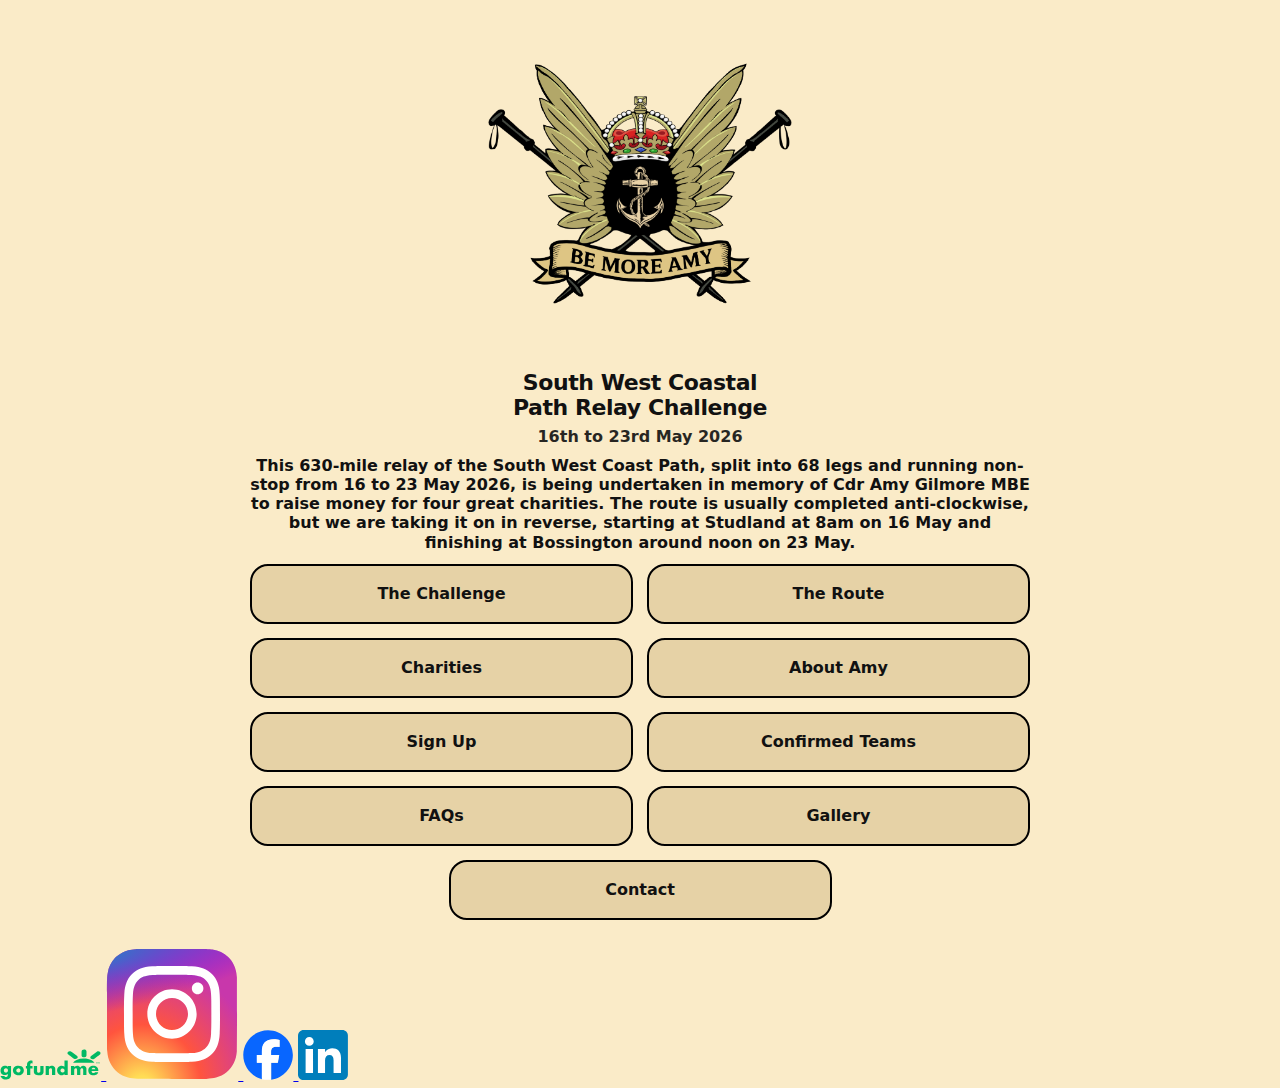
<file: index.html>
<!doctype html>
<html lang="en-GB">
<head>
  <meta charset="utf-8" />
  <meta name="viewport" content="width=device-width,initial-scale=1" />
  <title>BE MORE AMY — Home</title>

  <link rel="stylesheet" href="style.css?v=13" />

  <style>
    body {
      background: #FAEBC8;
      margin: 0;
    }

    .home {
      min-height: 100vh;
      display: flex;
      flex-direction: column;
      align-items: center;
      justify-content: flex-start;
      padding: 18px 16px 28px 16px;
      box-sizing: border-box;
    }

    .home-top {
      width: 100%;
      max-width: 780px;
      text-align: center;
      margin-top: 4px;
    }

    .home-title {
      margin: 0 0 6px 0;
      font-weight: 800;
      font-size: 20px;
      line-height: 1.15;
      letter-spacing: -0.02em;
    }

    .home-dates {
      margin: 0 0 10px 0;
      font-weight: 800;
      font-size: 16px;
      line-height: 1.2;
      opacity: 0.9;
    }

    .home-logo {
      width: 100%;
      display: flex;
      justify-content: center;
      align-items: center;
      margin: 4px 0 12px 0;
    }

    .home-logo img {
      width: min(86vw, 520px);
      height: auto;
      display: block;
    }

    .home-intro {
      width: 100%;
      max-width: 780px;
      margin: 0 0 12px 0;
      text-align: center;
      font-weight: 800;
      font-size: 16px;
      line-height: 1.2;
      color: #111;
    }

    .home-intro p {
      margin: 0;
    }

    .home-nav {
      width: 100%;
      max-width: 780px;
      display: grid;
      grid-template-columns: 1fr 1fr;
      gap: 12px;
      margin-top: 0;
    }

    .home-nav a {
      display: flex;
      align-items: center;
      justify-content: center;
      text-align: center;
      padding: 14px 10px;
      border: 2px solid #000;
      border-radius: 18px;
      background: #E6D2A6;
      font-weight: 800;
      text-decoration: none;
      color: #111;
      line-height: 1.1;
      min-height: 54px;
      box-sizing: border-box;
    }

    .home-nav a:active {
      transform: translateY(1px);
    }

    /* Contact centred but normal width */
    .home-nav a.is-centre {
      grid-column: 1 / -1;
      justify-self: center;
      width: calc((100% - 12px) / 2);
    }

    @media (min-width: 768px) {
      .home { padding-top: 26px; }
      .home-title { font-size: 22px; }
      .home-dates { font-size: 16px; }
      .home-intro { font-size: 16px; }

      .home-logo { margin: 6px 0 14px 0; }
      .home-logo img { width: min(52vw, 360px); }

      .home-nav { gap: 14px; }
      .home-nav a { min-height: 60px; }

      .home-nav a.is-centre {
        width: calc((100% - 14px) / 2);
      }
    }

    @media (min-width: 1024px) {
      .home-logo img { width: 320px; }
    }
  </style>
</head>

<body>
  <main class="home" aria-label="Be More Amy home">

    <div class="home-logo" aria-label="Be More Amy logo">
      <img src="BMAlogo.svg" alt="Be More Amy" />
    </div>

    <div class="home-top">
      <p class="home-title">
        South West Coastal<br />
        Path Relay Challenge
      </p>
      <p class="home-dates">16th to 23rd May 2026</p>
    </div>

    <div class="home-intro">
      <p>
        This 630-mile relay of the South West Coast Path, split into 68 legs and running non-stop from 16 to 23 May 2026, is being undertaken in memory of Cdr Amy Gilmore MBE to raise money for four great charities. The route is usually completed anti-clockwise, but we are taking it on in reverse, starting at Studland at 8am on 16 May and finishing at Bossington around noon on 23 May.
      </p>
    </div>

    <nav class="home-nav" aria-label="Primary navigation">
      <a href="challenge.html">The Challenge</a>
      <a href="route.html">The Route</a>

      <a href="charities.html">Charities</a>
      <a href="amy.html">About Amy</a>

      <a href="signup.html">Sign Up</a>
      <a href="signup-status.html">Confirmed Teams</a>

      <a href="faqs.html">FAQs</a>
      <a href="gallery.html">Gallery</a>

      <a class="is-centre" href="contact.html">Contact</a>
    </nav>

  </main>


  <!-- Fundraising & Social Links -->
<div class="bma-social-footer">
  <a href="https://www.gofundme.com/en-gb" target="_blank" rel="noopener">
    <img src="bma_gfm_logo.svg" alt="Go Fund Me" class="gfm-logo">
  </a>

  <a href="https://www.instagram.com/bemoreamy?igsh=MWo2cHZueXE3emttdg%3D%3D&utm_source=qr" target="_blank" rel="noopener">
    <img src="bma_insta_logo.svg" alt="Instagram">
  </a>

  <a href="https://www.facebook.com/share/1C7sddeFte/?mibextid=wwXIfr" target="_blank" rel="noopener">
    <img src="bma_fb_logo.svg" alt="Facebook">
  </a>

  <a href="https://www.linkedin.com/company/bemoreamy?_l=en_US" target="_blank" rel="noopener">
    <img src="bma_linkedin_logo.svg" alt="LinkedIn">
  </a>
</div>

</body>
</html>
</file>
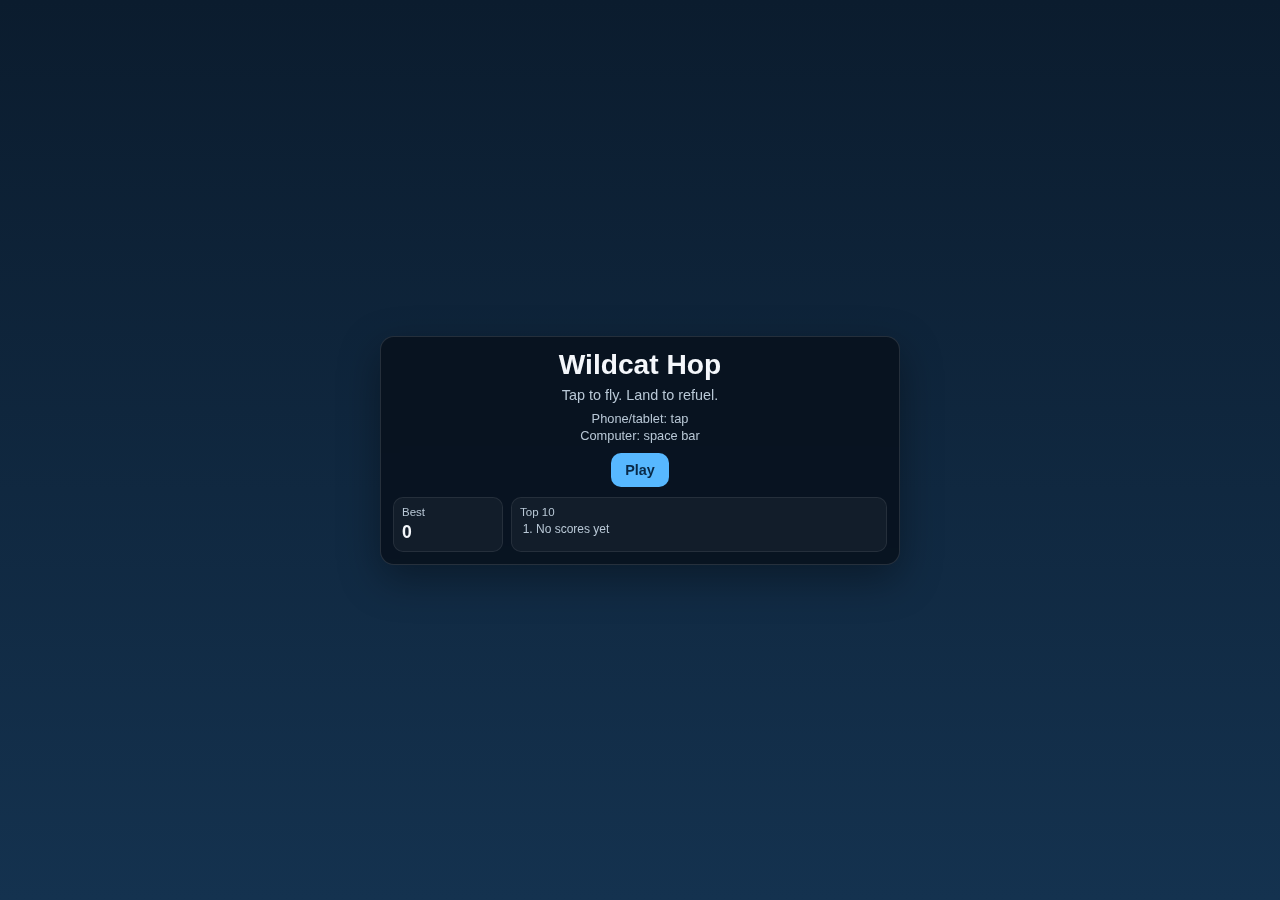
<file: wildcat/index.html>
<!DOCTYPE html>
<html lang="en">
<head>
  <meta charset="UTF-8" />
  <meta
    name="viewport"
    content="width=device-width, initial-scale=1, maximum-scale=1, user-scalable=no, viewport-fit=cover"
  />
  <title>Wildcat Hop</title>
  <link rel="stylesheet" href="style.css" />
</head>
<body>
  <div id="app">
    <div id="rotateOverlay" class="overlay hidden">
      <div class="overlay-card tiny-card">
        <div class="rotate-icon">📱↻</div>
        <h1>Rotate device</h1>
        <p>Play in landscape.</p>
      </div>
    </div>

    <section id="startScreen" class="screen">
      <div class="menu-card tiny-card">
        <h1>Wildcat Hop</h1>
        <p class="subtitle">Tap to fly. Land to refuel.</p>

        <div class="controls-row">
          <div>Phone/tablet: tap</div>
          <div>Computer: space bar</div>
        </div>

        <button id="playBtn" class="btn btn-primary" type="button">Play</button>

        <div class="mini-scores">
          <div class="mini-box">
            <div class="mini-label">Best</div>
            <div id="personalBest" class="mini-value">0</div>
          </div>

          <div class="mini-box">
            <div class="mini-label">Top 10</div>
            <ol id="localLeaderboard" class="leaderboard"></ol>
          </div>
        </div>
      </div>
    </section>

    <section id="gameUi" class="hidden">
      <div id="hud">
        <div class="hud-stack">
          <div class="hud-pill">
            <span class="hud-label">Distance</span>
            <span id="distanceValue" class="hud-value">0 m</span>
          </div>

          <div class="hud-pill">
            <span class="hud-label">Score</span>
            <span id="scoreValue" class="hud-value">0</span>
          </div>

          <div class="fuel-panel">
            <div class="hud-label">Fuel</div>
            <div class="fuel-vertical">
              <div id="fuelFill" class="fuel-fill-vertical"></div>
            </div>
          </div>
        </div>
      </div>

      <div id="gameShell">
        <canvas id="gameCanvas" aria-label="Wildcat Hop game"></canvas>
      </div>
    </section>

    <section id="gameOverScreen" class="screen hidden">
      <div class="menu-card tiny-card">
        <h1>Game Over</h1>

        <div class="results-grid">
          <div class="result-card">
            <div class="result-label">Score</div>
            <div id="finalScore" class="result-value">0</div>
          </div>
          <div class="result-card">
            <div class="result-label">Distance</div>
            <div id="finalDistance" class="result-value">0 m</div>
          </div>
          <div class="result-card">
            <div class="result-label">Landings</div>
            <div id="finalLandings" class="result-value">0</div>
          </div>
          <div class="result-card">
            <div class="result-label">Best landing</div>
            <div id="finalLandingQuality" class="result-value">None</div>
          </div>
        </div>

        <div id="newPersonalBest" class="notice hidden">New personal best</div>

        <div class="button-row">
          <button id="playAgainBtn" class="btn btn-primary" type="button">Play Again</button>
          <button id="backToMenuBtn" class="btn btn-secondary" type="button">Menu</button>
        </div>
      </div>
    </section>
  </div>

  <script src="game.js"></script>
</body>
</html>
</file>
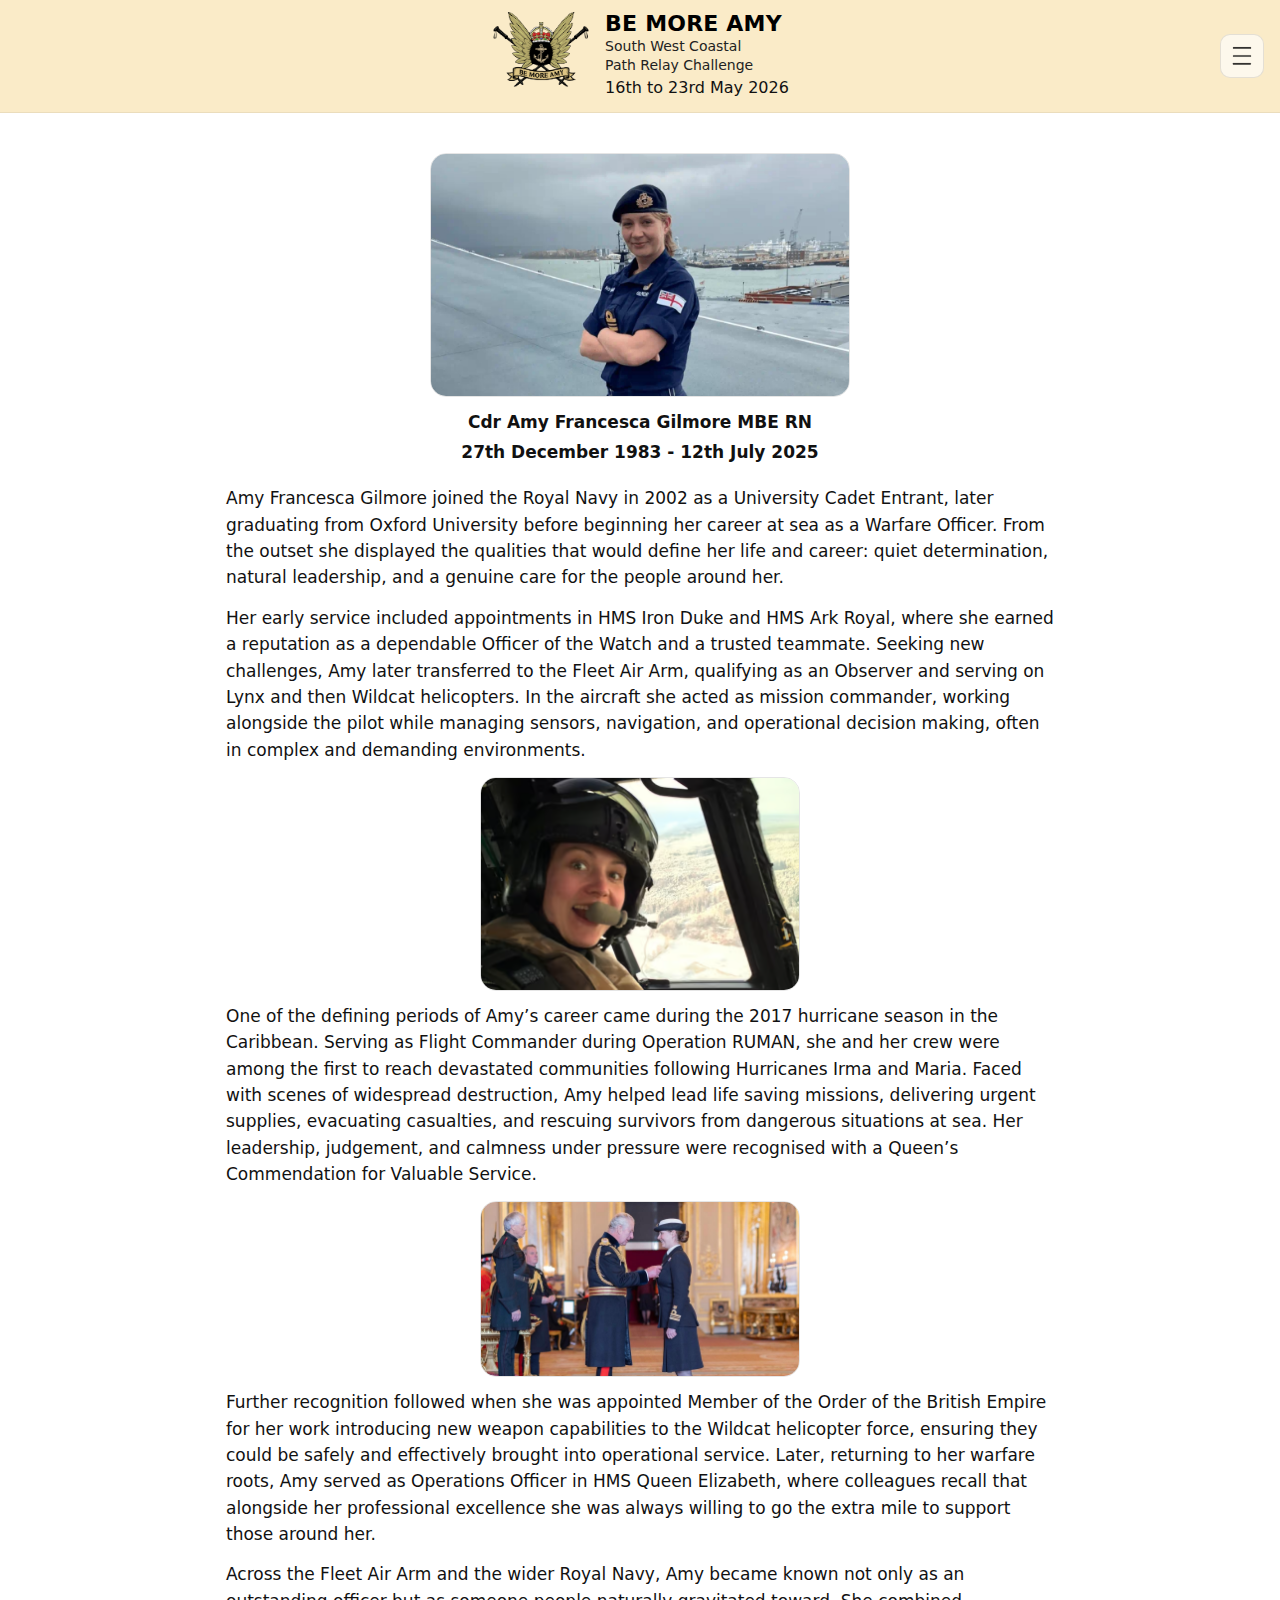
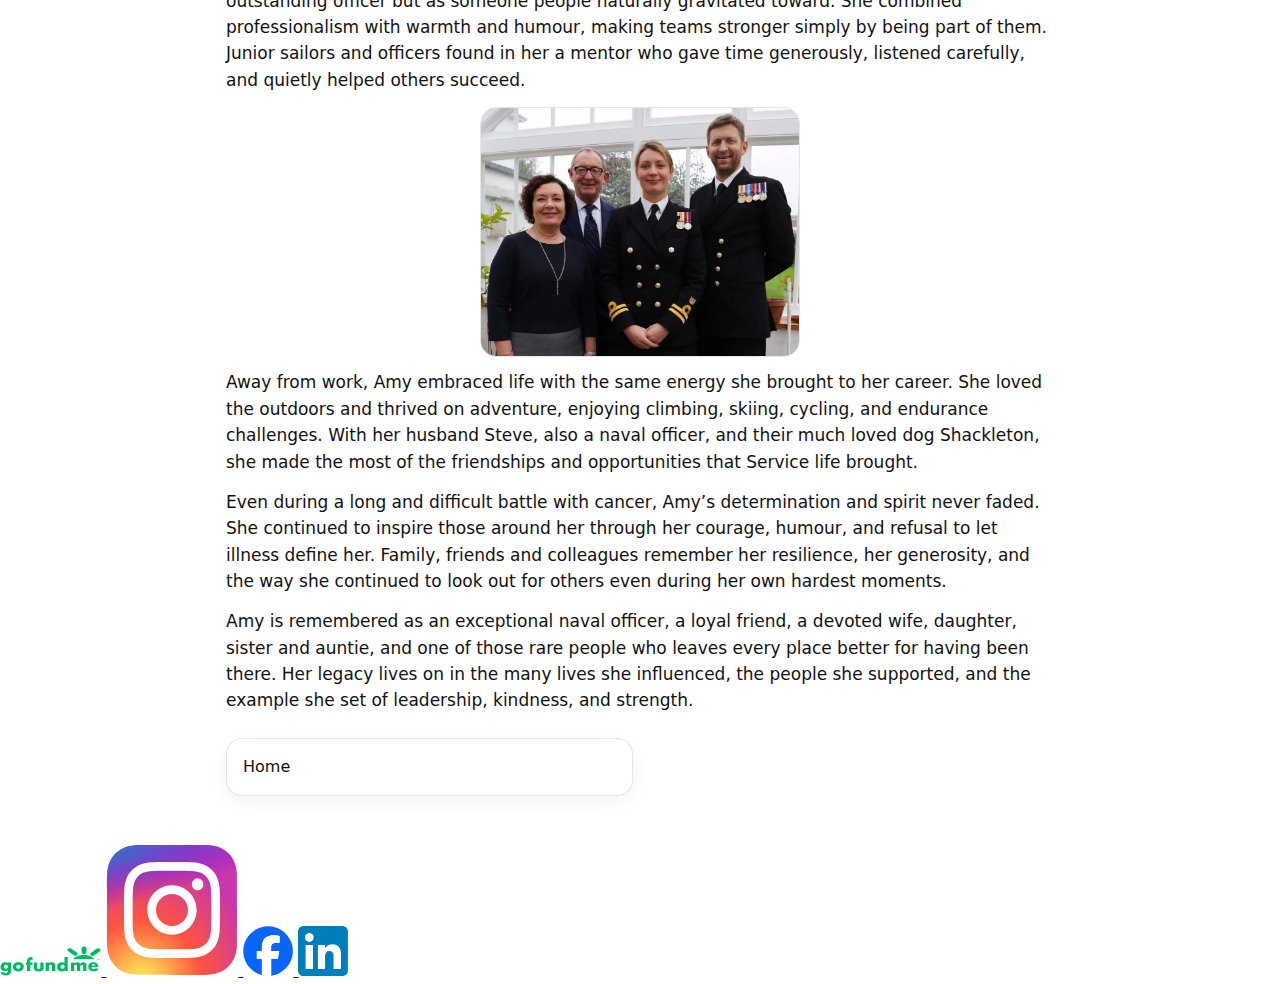
<file: amy.html>
<!doctype html>
<html lang="en-GB">
<head>
  <meta charset="utf-8" />
  <meta name="viewport" content="width=device-width,initial-scale=1" />
  <title>BE MORE AMY — About Amy</title>

  <link rel="stylesheet" href="style.css?v=13" />
</head>

<body>
  <!-- Sticky Header -->
  <header class="site-header">
    <div class="header-inner">

      <!-- Menu -->
      <div class="menu-wrap">
        <button
          class="menu-button"
          type="button"
          aria-haspopup="true"
          aria-expanded="false"
          aria-controls="site-menu"
          id="menuBtn"
          title="Menu"
        >
          <img src="menu.svg" alt="" width="22" height="22" aria-hidden="true" />
          <span class="sr-only">Open menu</span>
        </button>

        <nav class="menu-dropdown" id="site-menu" aria-label="Site menu">
          <a href="index.html">Home</a>
          <a href="challenge.html">The Challenge</a>
          <a href="amy.html">About Amy</a>
          <a href="route.html">The Route</a>
          <a href="signup.html">Sign Up</a>
          <a href="signup-status.html">Confirmed Teams</a>
          <a href="charities.html">Fundraising</a> 
          <a href="gallery.html">Gallery</a>
          <a href="contact.html">Contact</a>
        </nav>
      </div>

      <!-- Branding -->
      <div class="brand" aria-label="Be More Amy header">
        <a class="logo-link" href="index.html" aria-label="Home">
          <img
            class="brand-logo"
            src="BMAlogo.svg"
            alt="Be More Amy logo"
            width="100"
            height="100"
          />
        </a>

        <div class="brand-text">
          <div class="brand-line brand-title">BE MORE AMY</div>
          <div class="brand-line brand-subtitle">South West Coastal</div>
          <div class="brand-line brand-subtitle">Path Relay Challenge</div>
          <div class="brand-line brand-date">16th to 23rd May 2026</div>
        </div>
      </div>
    </div>
  </header>

  <!-- Page Content -->
  <main class="page">
    <section class="intro" aria-label="About Amy">

      <figure style="margin:12px 0 12px 0;">
        <img
          src="amyphot007.jpg"
          alt="Commander Amy Francesca Gilmore MBE RN"
          style="display:block;width:100%;max-width:420px;margin:0 auto;border-radius:16px;border:1px solid rgba(0,0,0,0.10);height:auto;"
        />
      </figure>

      <p style="text-align:center;margin-bottom:4px;">
        <strong>Cdr Amy Francesca Gilmore MBE RN</strong>
      </p>

      <p style="text-align:center;margin-top:0;margin-bottom:20px;">
        <strong>27th December 1983 - 12th July 2025</strong>
      </p>

      <p>
        Amy Francesca Gilmore joined the Royal Navy in 2002 as a University Cadet Entrant, later graduating from Oxford University before beginning her career at sea as a Warfare Officer. From the outset she displayed the qualities that would define her life and career: quiet determination, natural leadership, and a genuine care for the people around her.
      </p>

      <p>
        Her early service included appointments in HMS Iron Duke and HMS Ark Royal, where she earned a reputation as a dependable Officer of the Watch and a trusted teammate. Seeking new challenges, Amy later transferred to the Fleet Air Arm, qualifying as an Observer and serving on Lynx and then Wildcat helicopters. In the aircraft she acted as mission commander, working alongside the pilot while managing sensors, navigation, and operational decision making, often in complex and demanding environments.
      </p>

<figure style="margin:12px 0 12px 0;">
        <img
          src="amyphot004.AVIF"
          alt="Commander Amy Francesca Gilmore MBE RN"
          style="display:block;width:80%;max-width:320px;margin:0 auto;border-radius:16px;border:1px solid rgba(0,0,0,0.10);height:auto;"
        />
      </figure>

      
      <p>
        One of the defining periods of Amy’s career came during the 2017 hurricane season in the Caribbean. Serving as Flight Commander during Operation RUMAN, she and her crew were among the first to reach devastated communities following Hurricanes Irma and Maria. Faced with scenes of widespread destruction, Amy helped lead life saving missions, delivering urgent supplies, evacuating casualties, and rescuing survivors from dangerous situations at sea. Her leadership, judgement, and calmness under pressure were recognised with a Queen’s Commendation for Valuable Service.
      </p>

      <figure style="margin:12px 0 12px 0;">
        <img
          src="amyphot005.jpg"
          alt="Commander Amy Francesca Gilmore MBE RN"
          style="display:block;width:80%;max-width:320px;margin:0 auto;border-radius:16px;border:1px solid rgba(0,0,0,0.10);height:auto;"
        />
      </figure>

      <p>
        Further recognition followed when she was appointed Member of the Order of the British Empire for her work introducing new weapon capabilities to the Wildcat helicopter force, ensuring they could be safely and effectively brought into operational service. Later, returning to her warfare roots, Amy served as Operations Officer in HMS Queen Elizabeth, where colleagues recall that alongside her professional excellence she was always willing to go the extra mile to support those around her.
      </p>

      <p>
        Across the Fleet Air Arm and the wider Royal Navy, Amy became known not only as an outstanding officer but as someone people naturally gravitated toward. She combined professionalism with warmth and humour, making teams stronger simply by being part of them. Junior sailors and officers found in her a mentor who gave time generously, listened carefully, and quietly helped others succeed.
      </p>

<figure style="margin:12px 0 12px 0;">
        <img
          src="amyphot006.jpg"
          alt="Commander Amy Francesca Gilmore MBE RN"
          style="display:block;width:80%;max-width:320px;margin:0 auto;border-radius:16px;border:1px solid rgba(0,0,0,0.10);height:auto;"
        />
      </figure>
      
      <p>
        Away from work, Amy embraced life with the same energy she brought to her career. She loved the outdoors and thrived on adventure, enjoying climbing, skiing, cycling, and endurance challenges. With her husband Steve, also a naval officer, and their much loved dog Shackleton, she made the most of the friendships and opportunities that Service life brought.
      </p>

      <p>
        Even during a long and difficult battle with cancer, Amy’s determination and spirit never faded. She continued to inspire those around her through her courage, humour, and refusal to let illness define her. Family, friends and colleagues remember her resilience, her generosity, and the way she continued to look out for others even during her own hardest moments.
      </p>

      <p>
        Amy is remembered as an exceptional naval officer, a loyal friend, a devoted wife, daughter, sister and auntie, and one of those rare people who leaves every place better for having been there. Her legacy lives on in the many lives she influenced, the people she supported, and the example she set of leadership, kindness, and strength.
      </p>

    </section>

    <section class="quick-links" aria-label="Quick links">
      <a class="card-link" href="index.html">Home</a>
  
    </section>
  </main>

  <!-- Menu behaviour -->
  <script>
    (function () {
      const btn = document.getElementById("menuBtn");
      const menu = document.getElementById("site-menu");

      function closeMenu() {
        menu.classList.remove("open");
        btn.setAttribute("aria-expanded", "false");
      }

      function toggleMenu() {
        const isOpen = menu.classList.toggle("open");
        btn.setAttribute("aria-expanded", String(isOpen));
      }

      btn.addEventListener("click", (e) => {
        e.stopPropagation();
        toggleMenu();
      });

      document.addEventListener("click", () => closeMenu());

      document.addEventListener("keydown", (e) => {
        if (e.key === "Escape") closeMenu();
      });

      menu.addEventListener("click", (e) => e.stopPropagation());
    })();
  </script>

<!-- Fundraising & Social Links -->
<div class="bma-social-footer">
  <a href="https://www.gofundme.com/en-gb" target="_blank" rel="noopener">
    <img src="bma_gfm_logo.svg" alt="Go Fund Me" class="gfm-logo">
  </a>

  <a href="https://www.instagram.com/bemoreamy?igsh=MWo2cHZueXE3emttdg%3D%3D&utm_source=qr" target="_blank" rel="noopener">
    <img src="bma_insta_logo.svg" alt="Instagram">
  </a>

  <a href="https://www.facebook.com/share/1C7sddeFte/?mibextid=wwXIfr" target="_blank" rel="noopener">
    <img src="bma_fb_logo.svg" alt="Facebook">
  </a>

  <a href="https://www.linkedin.com/company/bemoreamy?_l=en_US" target="_blank" rel="noopener">
    <img src="bma_linkedin_logo.svg" alt="LinkedIn">
  </a>
</div>
  
</body>
</html>
</file>
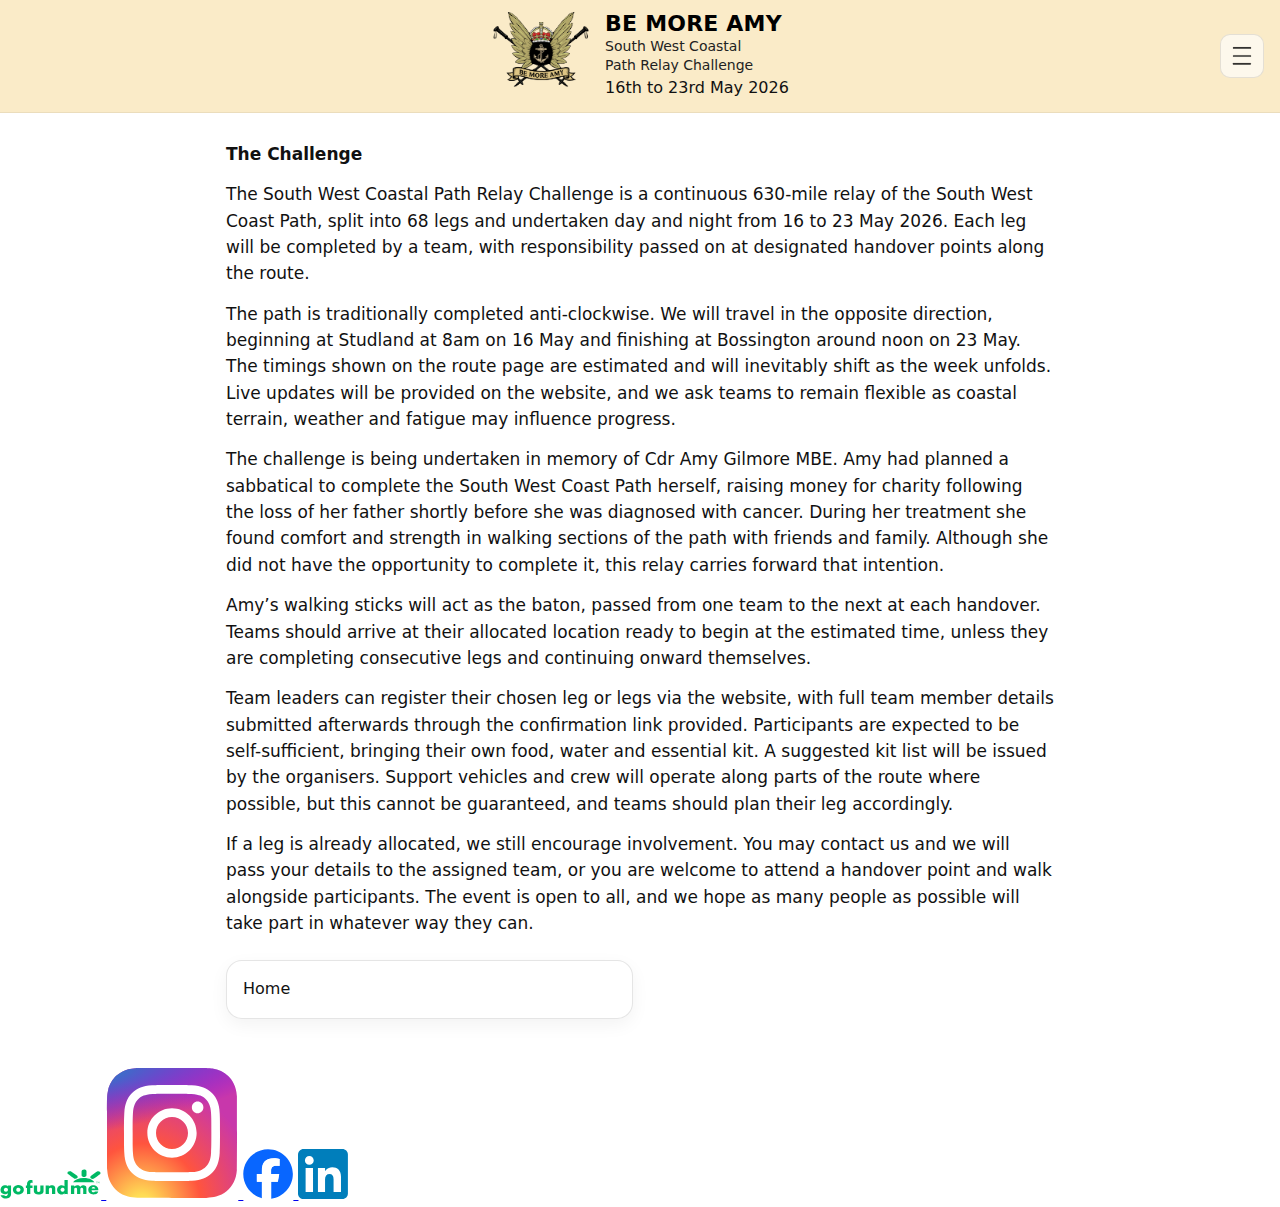
<file: challenge.html>
<!doctype html>
<html lang="en-GB">
<head>
  <meta charset="utf-8" />
  <meta name="viewport" content="width=device-width,initial-scale=1" />
  <title>BE MORE AMY — The Challenge</title>

  <link rel="stylesheet" href="style.css?v=14" />
</head>

<body>
  <!-- Sticky Header -->
  <header class="site-header">
    <div class="header-inner">

      <div class="menu-wrap">
        <button
          class="menu-button"
          type="button"
          aria-haspopup="true"
          aria-expanded="false"
          aria-controls="site-menu"
          id="menuBtn"
          title="Menu"
        >
          <img src="menu.svg" alt="" width="22" height="22" aria-hidden="true" />
          <span class="sr-only">Open menu</span>
        </button>

        <nav class="menu-dropdown" id="site-menu" aria-label="Site menu">
          <a href="index.html">Home</a>
          <a href="challenge.html">The Challenge</a>
          <a href="amy.html">About Amy</a>
          <a href="route.html">The Route</a>
          <a href="signup.html">Sign Up</a>
          <a href="signup-status.html">Confirmed Teams</a>
          <a href="charities.html">Fundraising</a> 
          <a href="gallery.html">Gallery</a>
          <a href="contact.html">Contact</a>
        </nav>
      </div>

      <div class="brand" aria-label="Be More Amy header">
        <a class="logo-link" href="index.html" aria-label="Home">
          <img
            class="brand-logo"
            src="BMAlogo.svg"
            alt="Be More Amy logo"
            width="100"
            height="100"
          />
        </a>

        <div class="brand-text">
          <div class="brand-line brand-title">BE MORE AMY</div>
          <div class="brand-line brand-subtitle">South West Coastal</div>
          <div class="brand-line brand-subtitle">Path Relay Challenge</div>
          <div class="brand-line brand-date">16th to 23rd May 2026</div>
        </div>
      </div>
    </div>
  </header>

  <main class="page">
    <section class="intro" aria-label="The Challenge">
  <p><strong>The Challenge</strong></p>

  <p>
    The South West Coastal Path Relay Challenge is a continuous 630-mile relay of the South West Coast Path, split into 68 legs and undertaken day and night from 16 to 23 May 2026. Each leg will be completed by a team, with responsibility passed on at designated handover points along the route.
  </p>

  <p>
    The path is traditionally completed anti-clockwise. We will travel in the opposite direction, beginning at Studland at 8am on 16 May and finishing at Bossington around noon on 23 May. The timings shown on the route page are estimated and will inevitably shift as the week unfolds. Live updates will be provided on the website, and we ask teams to remain flexible as coastal terrain, weather and fatigue may influence progress.
  </p>

  <p>
    The challenge is being undertaken in memory of Cdr Amy Gilmore MBE. Amy had planned a sabbatical to complete the South West Coast Path herself, raising money for charity following the loss of her father shortly before she was diagnosed with cancer. During her treatment she found comfort and strength in walking sections of the path with friends and family. Although she did not have the opportunity to complete it, this relay carries forward that intention.
  </p>

  <p>
    Amy’s walking sticks will act as the baton, passed from one team to the next at each handover. Teams should arrive at their allocated location ready to begin at the estimated time, unless they are completing consecutive legs and continuing onward themselves.
  </p>

  <p>
    Team leaders can register their chosen leg or legs via the website, with full team member details submitted afterwards through the confirmation link provided. Participants are expected to be self-sufficient, bringing their own food, water and essential kit. A suggested kit list will be issued by the organisers. Support vehicles and crew will operate along parts of the route where possible, but this cannot be guaranteed, and teams should plan their leg accordingly.
  </p>

  <p>
    If a leg is already allocated, we still encourage involvement. You may contact us and we will pass your details to the assigned team, or you are welcome to attend a handover point and walk alongside participants. The event is open to all, and we hope as many people as possible will take part in whatever way they can.
  </p>

</section>

    <section class="quick-links" aria-label="Quick links">
      <a class="card-link" href="index.html">Home</a>
    </section>
    
  </main>

  <script>
    (function () {
      const btn = document.getElementById("menuBtn");
      const menu = document.getElementById("site-menu");

      function closeMenu() {
        menu.classList.remove("open");
        btn.setAttribute("aria-expanded", "false");
      }

      function toggleMenu() {
        const isOpen = menu.classList.toggle("open");
        btn.setAttribute("aria-expanded", String(isOpen));
      }

      btn.addEventListener("click", (e) => {
        e.stopPropagation();
        toggleMenu();
      });

      document.addEventListener("click", () => closeMenu());

      document.addEventListener("keydown", (e) => {
        if (e.key === "Escape") closeMenu();
      });

      menu.addEventListener("click", (e) => e.stopPropagation());
    })();
  </script>

<div class="bma-social-footer">
  <a href="https://www.gofundme.com/en-gb" target="_blank" rel="noopener">
    <img src="bma_gfm_logo.svg" alt="Go Fund Me" class="gfm-logo">
  </a>
  <a href="https://www.instagram.com/bemoreamy?igsh=MWo2cHZueXE3emttdg%3D%3D&utm_source=qr" target="_blank" rel="noopener">
    <img src="bma_insta_logo.svg" alt="Instagram">
  </a>
  <a href="https://www.facebook.com/share/1C7sddeFte/?mibextid=wwXIfr" target="_blank" rel="noopener">
    <img src="bma_fb_logo.svg" alt="Facebook">
  </a>
  <a href="https://www.linkedin.com/company/bemoreamy?_l=en_US" target="_blank" rel="noopener">
    <img src="bma_linkedin_logo.svg" alt="LinkedIn">
  </a>
</div>
  
</body>
</html>
</file>
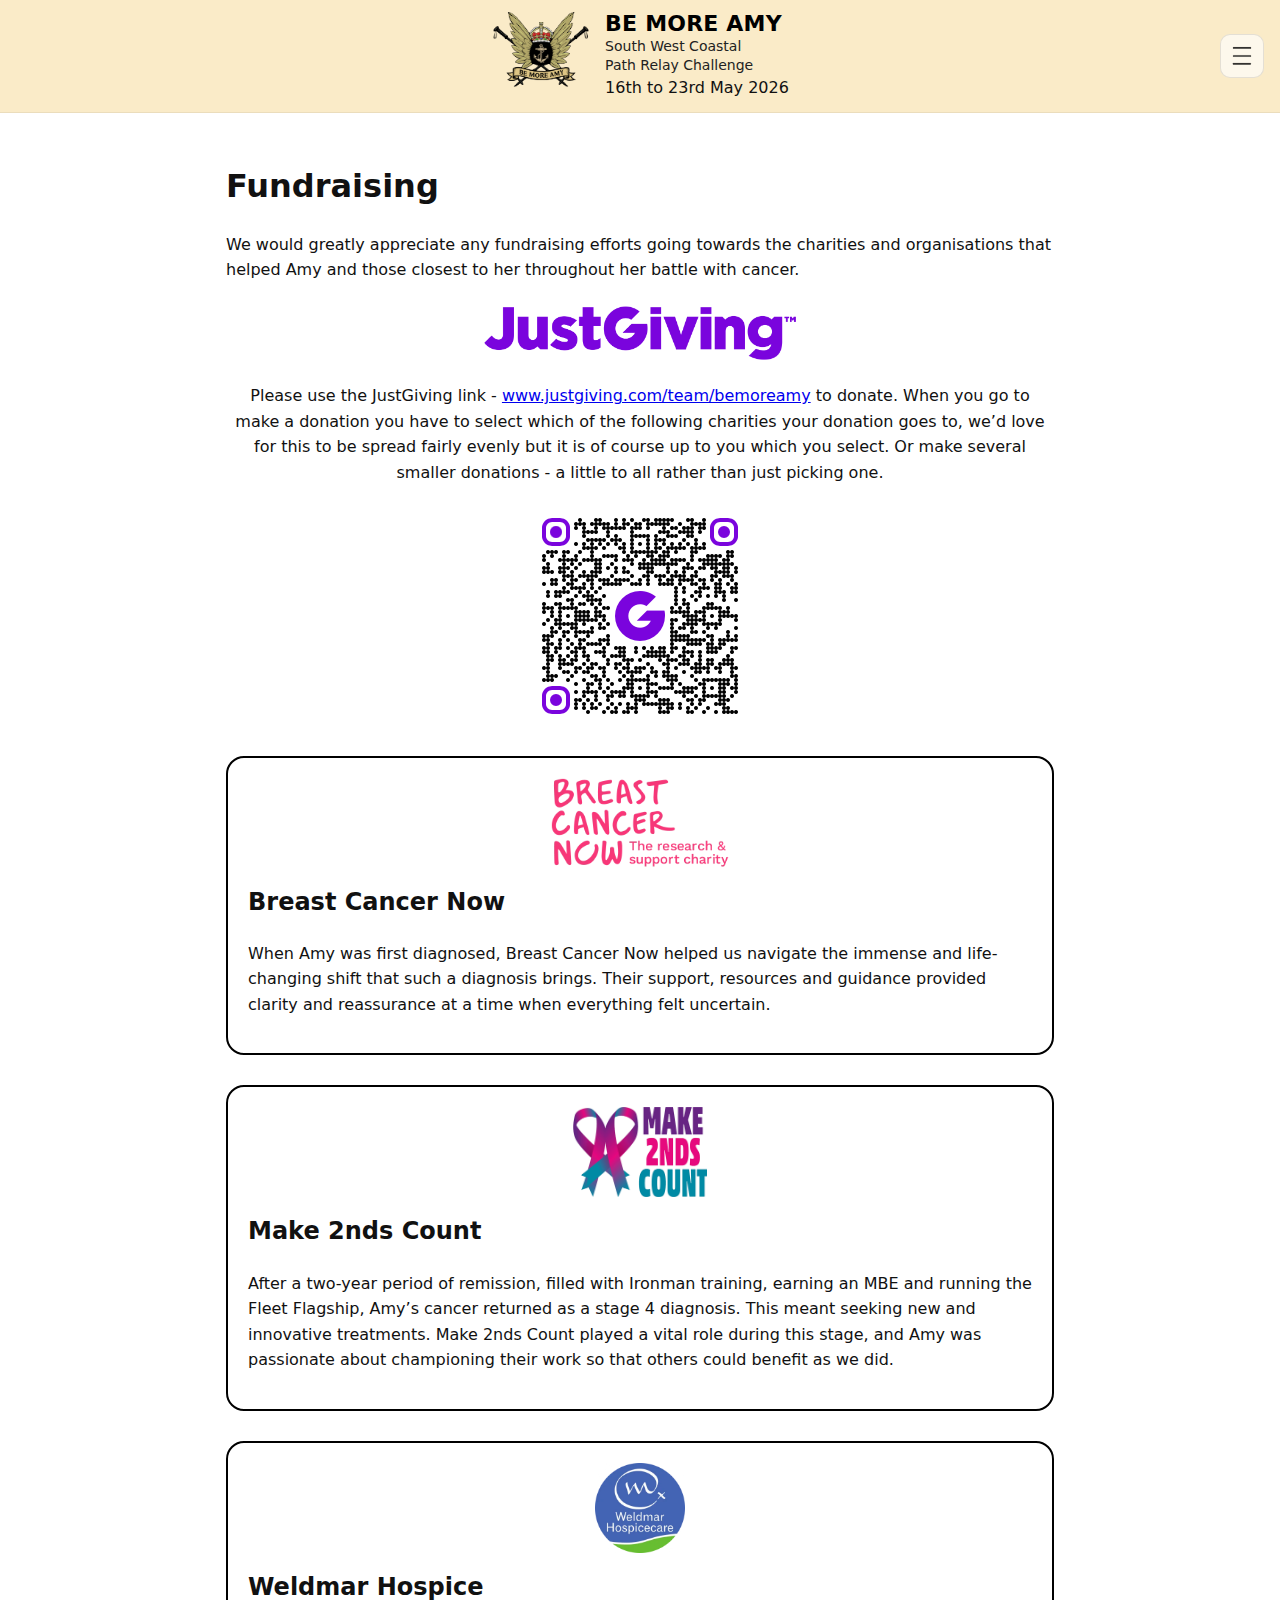
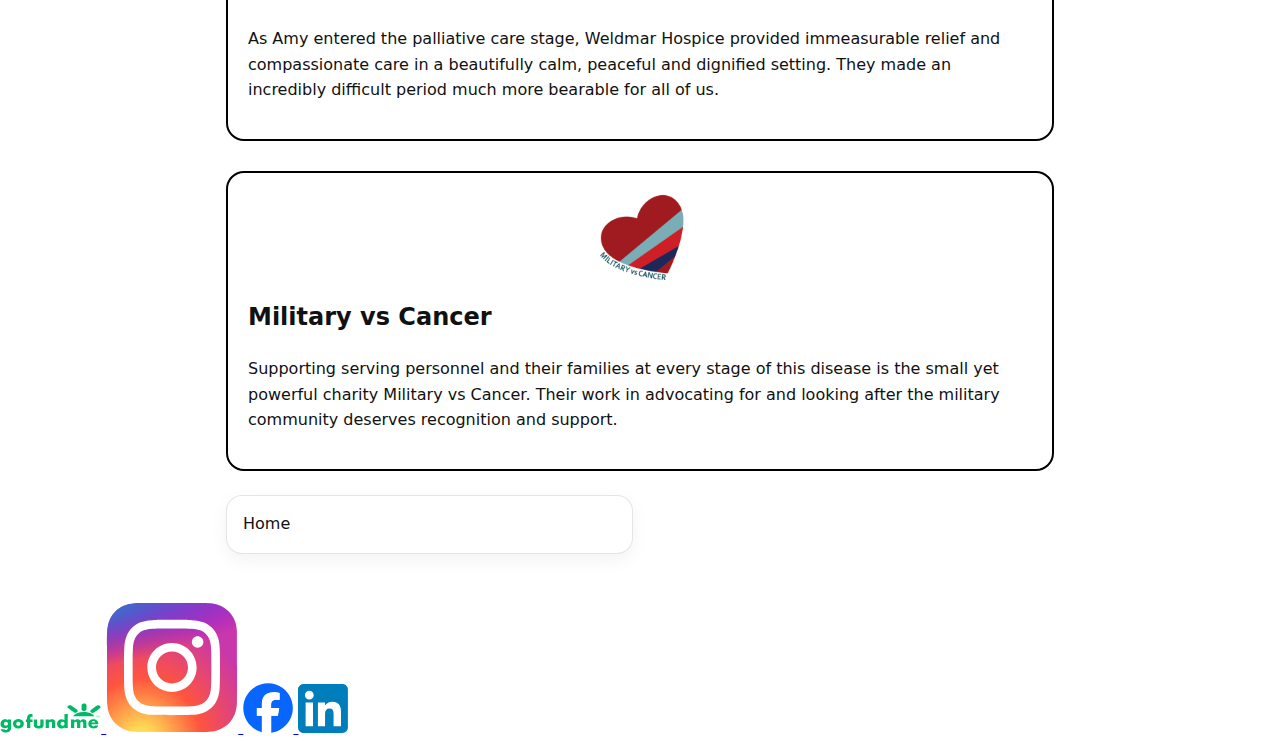
<file: charities.html>
<!doctype html>
<html lang="en-GB">
<head>
<meta charset="utf-8">
<meta name="viewport" content="width=device-width,initial-scale=1">
<title>BE MORE AMY — Fundraising</title>
<link rel="stylesheet" href="style.css?v=12">

<style>
.charity-section {
  margin-top: 30px;
  padding: 20px;
  border: 2px solid #000;
  border-radius: 18px;
  background: #fff;
}

.charity-logo {
  display: block;
  margin: 0 auto 16px auto;
  max-height: 90px;
  width: auto;
}

.charity-section h2 {
  margin-top: 0;
}

.charity-section p {
  line-height: 1.6;
}

.justgiving-block {
  margin-top: 20px;
  text-align: center;
}

.justgiving-logo {
  display: block;
  margin: 0 auto 20px auto;
  max-width: 320px;
  width: 100%;
  height: auto;
}

.justgiving-block p {
  line-height: 1.6;
  margin-bottom: 20px;
}

.justgiving-link {
  word-break: break-word;
}

.justgiving-qr {
  display: block;
  margin: 0 auto;
  max-width: 220px;
  width: 100%;
  height: auto;
}
</style>
</head>

<body>

<header class="site-header">
  <div class="header-inner">
    <div class="menu-wrap">
      <button class="menu-button" id="menuBtn">
        <img src="menu.svg" width="22" height="22" alt="Menu">
      </button>
      <nav class="menu-dropdown" id="site-menu">
        <a href="index.html">Home</a>
          <a href="challenge.html">The Challenge</a>
          <a href="amy.html">About Amy</a>
          <a href="route.html">The Route</a>
          <a href="signup.html">Sign Up</a>
          <a href="signup-status.html">Confirmed Teams</a>
          <a href="charities.html">Fundraising</a> 
          <a href="gallery.html">Gallery</a>
          <a href="contact.html">Contact</a>
      </nav>
    </div>

    <div class="brand">
      <a href="index.html">
        <img class="brand-logo" src="BMAlogo.svg" width="100" alt="Be More Amy">
      </a>
      <div class="brand-text">
        <div class="brand-line brand-title">BE MORE AMY</div>
        <div class="brand-line brand-subtitle">South West Coastal</div>
        <div class="brand-line brand-subtitle">Path Relay Challenge</div>
        <div class="brand-line brand-date">16th to 23rd May 2026</div>
      </div>
    </div>
  </div>
</header>

<main class="page">

<h1>Fundraising</h1>

<p>
We would greatly appreciate any fundraising efforts going towards the charities and organisations that helped Amy and those closest to her throughout her battle with cancer.
</p>

<div class="justgiving-block">
  <a href="https://www.justgiving.com/team/bemoreamy" target="_blank" rel="noopener">
    <img src="jg_logo_primary_new.png" alt="JustGiving" class="justgiving-logo">
  </a>

  <p>
    Please use the JustGiving link -
    <a class="justgiving-link" href="https://www.justgiving.com/team/bemoreamy" target="_blank" rel="noopener">www.justgiving.com/team/bemoreamy</a>
    to donate. When you go to make a donation you have to select which of the following charities your donation goes to, we’d love for this to be spread fairly evenly but it is of course up to you which you select. Or make several smaller donations - a little to all rather than just picking one.
  </p>

  <a href="https://www.justgiving.com/team/bemoreamy" target="_blank" rel="noopener">
    <img src="justgiving-qr-code 3.png" alt="JustGiving QR code" class="justgiving-qr">
  </a>
</div>

<!-- Breast Cancer Now -->
<section class="charity-section">

  <a href="https://breastcancernow.org/" target="_blank" rel="noopener">
    <img src="breast-cancer-now.png" alt="Breast Cancer Now Logo" class="charity-logo">
  </a>

  <h2>Breast Cancer Now</h2>

  <p>
  When Amy was first diagnosed, Breast Cancer Now helped us navigate the immense and life-changing shift that such a diagnosis brings. Their support, resources and guidance provided clarity and reassurance at a time when everything felt uncertain.
  </p>

</section>

<!-- Make 2nds Count -->
<section class="charity-section">

  <a href="https://make2ndscount.co.uk/" target="_blank" rel="noopener">
    <img src="make-2nds-count.PNG" alt="Make 2nds Count Logo" class="charity-logo">
  </a>

  <h2>Make 2nds Count</h2>

  <p>
  After a two-year period of remission, filled with Ironman training, earning an MBE and running the Fleet Flagship, Amy’s cancer returned as a stage 4 diagnosis. This meant seeking new and innovative treatments. Make 2nds Count played a vital role during this stage, and Amy was passionate about championing their work so that others could benefit as we did.
  </p>

</section>

<!-- Weldmar Hospice -->
<section class="charity-section">

  <a href="https://www.weldmarhospicecare.org/" target="_blank" rel="noopener">
    <img src="weldmar-hospice.png" alt="Weldmar Hospice Logo" class="charity-logo">
  </a>

  <h2>Weldmar Hospice</h2>

  <p>
  As Amy entered the palliative care stage, Weldmar Hospice provided immeasurable relief and compassionate care in a beautifully calm, peaceful and dignified setting. They made an incredibly difficult period much more bearable for all of us.
  </p>

</section>

<!-- Military vs Cancer -->
<section class="charity-section">

  <a href="https://www.militaryvscancer.com/" target="_blank" rel="noopener">
    <img src="military-vs-cancer.PNG" alt="Military vs Cancer Logo" class="charity-logo">
  </a>

  <h2>Military vs Cancer</h2>

  <p>
  Supporting serving personnel and their families at every stage of this disease is the small yet powerful charity Military vs Cancer. Their work in advocating for and looking after the military community deserves recognition and support.
  </p>

</section>

  <section class="quick-links" aria-label="Quick links">
      <a class="card-link" href="index.html">Home</a>
  
    </section>

</main>

<script>
document.getElementById("menuBtn").addEventListener("click", function(){
  document.getElementById("site-menu").classList.toggle("open");
});
</script>

  <!-- Fundraising & Social Links -->
<div class="bma-social-footer">
  <a href="https://www.gofundme.com/en-gb" target="_blank" rel="noopener">
    <img src="bma_gfm_logo.svg" alt="Go Fund Me" class="gfm-logo">
  </a>

  <a href="https://www.instagram.com/bemoreamy?igsh=MWo2cHZueXE3emttdg%3D%3D&utm_source=qr" target="_blank" rel="noopener">
    <img src="bma_insta_logo.svg" alt="Instagram">
  </a>

  <a href="https://www.facebook.com/share/1C7sddeFte/?mibextid=wwXIfr" target="_blank" rel="noopener">
    <img src="bma_fb_logo.svg" alt="Facebook">
  </a>

  <a href="https://www.linkedin.com/company/bemoreamy?_l=en_US" target="_blank" rel="noopener">
    <img src="bma_linkedin_logo.svg" alt="LinkedIn">
  </a>
</div>

</body>
</html>
</file>
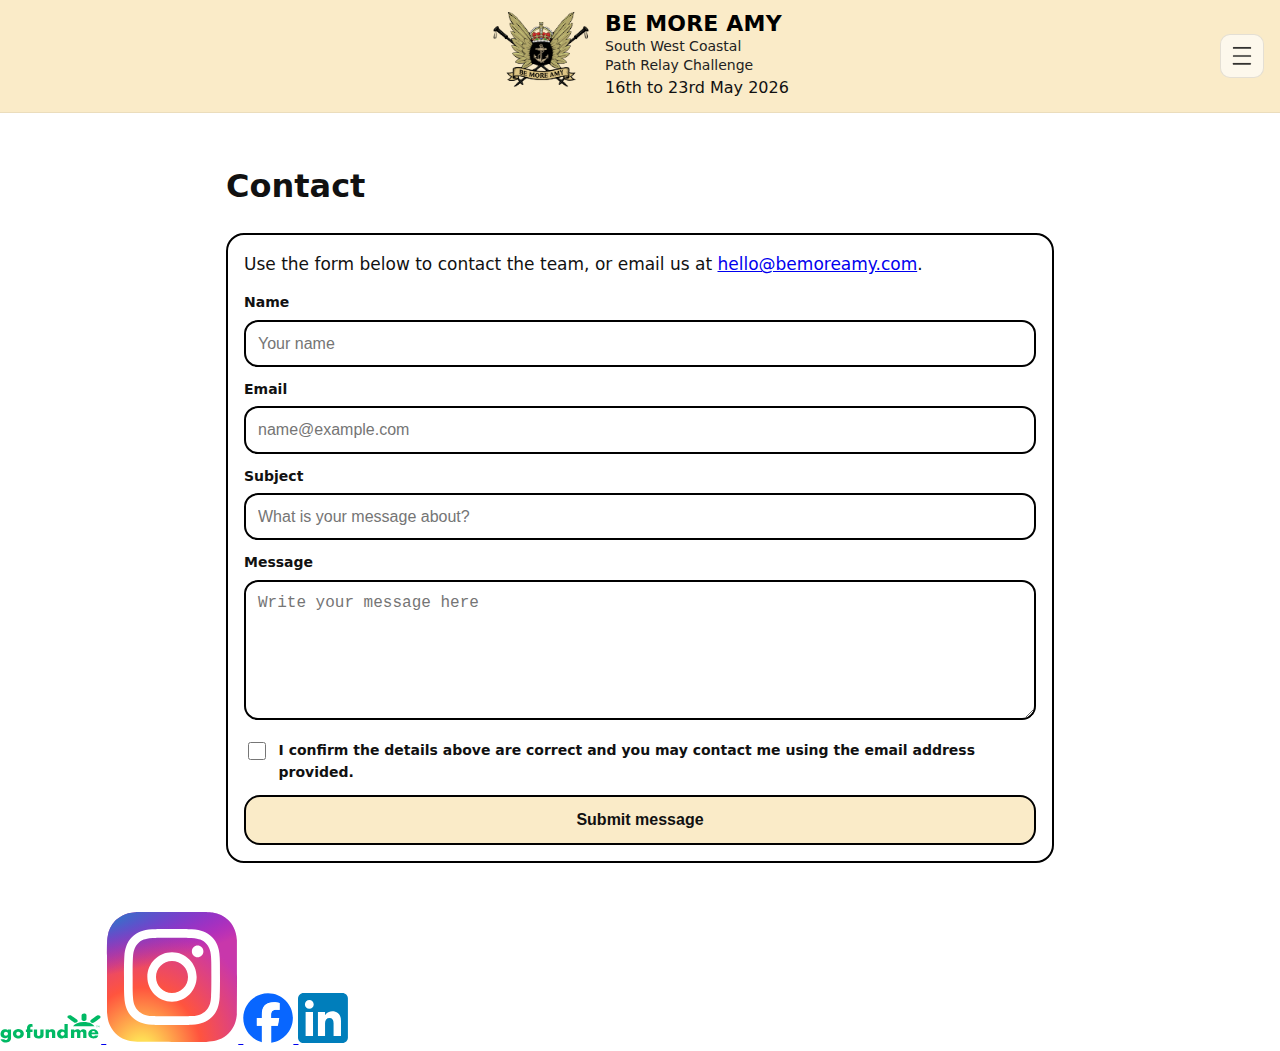
<file: contact.html>
<!doctype html>
<html lang="en-GB">
<head>
  <meta charset="utf-8" />
  <meta name="viewport" content="width=device-width,initial-scale=1" />
  <title>BE MORE AMY — Contact</title>

  <link rel="stylesheet" href="style.css?=v12" />

  <style>
    /* Light page-specific styling to keep form usable while matching the site */
    .contact-wrap {
      margin-top: 10px;
      border: 2px solid #000;
      border-radius: 18px;
      background: #fff;
      padding: 16px;
    }

    .contact-wrap p {
      margin: 0 0 14px 0;
      font-size: 17px;
    }

    .form-grid {
      display: grid;
      gap: 12px;
    }

    .field label {
      display: block;
      font-weight: 700;
      margin: 0 0 6px 0;
      font-size: 14px;
    }

    .field input,
    .field textarea {
      width: 100%;
      padding: 12px 12px;
      border: 2px solid #000;
      border-radius: 14px;
      background: #fff;
      color: #111;
      font-size: 16px;
      line-height: 1.2;
    }

    .field textarea {
      resize: vertical;
      min-height: 140px;
    }

    .help-list {
      margin: 8px 0 0 18px;
    }

    .help-list li {
      margin: 6px 0;
    }

    .check-row {
      display: flex;
      gap: 10px;
      align-items: flex-start;
    }

    .check-row input {
      width: 18px;
      height: 18px;
      margin-top: 2px;
      accent-color: #111;
    }

    .btn {
      width: 100%;
      padding: 14px 14px;
      border-radius: 16px;
      border: 2px solid #000;
      background: #FAEBC8;
      color: #111;
      font-weight: 800;
      font-size: 16px;
      cursor: pointer;
      box-sizing: border-box;
    }

    .btn:disabled {
      opacity: 0.45;
      cursor: not-allowed;
    }

    .small-note {
      font-size: 14px;
      color: rgba(0,0,0,0.70);
      margin: 0 0 12px 0;
    }

    .status {
      display: none;
      margin-top: 10px;
      padding: 12px;
      border-radius: 14px;
      border: 2px solid rgba(0,0,0,0.15);
      background: rgba(0,0,0,0.03);
      font-size: 15px;
    }

    .status strong { font-weight: 800; }

    @media (max-width: 420px) {
      .contact-wrap { padding: 14px; }
    }

    .modal-backdrop {
      position:fixed;
      inset:0;
      background:rgba(0,0,0,.6);
      display:none;
      align-items:center;
      justify-content:center;
      padding:20px;
      z-index: 9999;
    }
    .modal {
      background:#fff;
      border:2px solid #000;
      border-radius:18px;
      padding:16px;
      max-width:600px;
      width:100%;
      box-sizing: border-box;
    }
    .modal button {
      margin-top:10px;
      padding:10px 14px;
      border-radius:14px;
      border:2px solid #000;
      background:#FAEBC8;
      font-weight:800;
      width:100%;
      max-width:100%;
      box-sizing: border-box;
      cursor:pointer;
    }
  </style>
</head>

<body>
  <!-- Sticky Header -->
  <header class="site-header">
    <div class="header-inner">

      <!-- Menu pinned to the far left -->
      <div class="menu-wrap">
        <button
          class="menu-button"
          type="button"
          aria-haspopup="true"
          aria-expanded="false"
          id="menuBtn"
        >
          <img src="menu.svg" width="22" height="22" alt="Menu" />
        </button>

        <nav class="menu-dropdown" id="site-menu" role="menu">
          <a href="index.html">Home</a>
          <a href="challenge.html">The Challenge</a>
          <a href="amy.html">About Amy</a>
          <a href="route.html">The Route</a>
          <a href="signup.html">Sign Up</a>
          <a href="signup-status.html">Confirmed Teams</a>
          <a href="charities.html">Fundraising</a> 
          <a href="gallery.html">Gallery</a>
          <a href="contact.html">Contact</a>
        </nav>
      </div>

      <!-- Brand -->
      <div class="brand">
        <a href="index.html">
          <img class="brand-logo" src="BMAlogo.svg" width="100" alt="Be More Amy" />
        </a>
        <div class="brand-text">
          <div class="brand-line brand-title">BE MORE AMY</div>
          <div class="brand-line brand-subtitle">South West Coastal</div>
          <div class="brand-line brand-subtitle">Path Relay Challenge</div>
          <div class="brand-line brand-date">16th to 23rd May 2026</div>
        </div>
      </div>

    </div>
  </header>

  <main class="page">
    <h1>Contact</h1>

    <div class="contact-wrap">
      <p>
        Use the form below to contact the team, or email us at <a href="mailto:hello@bemoreamy.com">hello@bemoreamy.com</a>.
      </p>

      <form id="contactForm" class="form-grid" novalidate method="post" action="contact_submit.php">
        <div class="field">
          <label for="name">Name</label>
          <input id="name" name="name" autocomplete="name" required placeholder="Your name" />
        </div>

        <div class="field">
          <label for="email">Email</label>
          <input id="email" name="email" type="email" autocomplete="email" required placeholder="name@example.com" />
        </div>

        <div class="field">
          <label for="subject">Subject</label>
          <input id="subject" name="subject" required placeholder="What is your message about?" />
        </div>

        <div class="field">
          <label for="message">Message</label>
          <textarea id="message" name="message" required placeholder="Write your message here"></textarea>
        </div>

        <div class="check-row">
          <input id="consent" name="consent" type="checkbox" required />
          <label for="consent" style="font-weight:700; font-size:14px; margin:0;">
            I confirm the details above are correct and you may contact me using the email address provided.
          </label>
        </div>

        <button id="submitBtn" class="btn" type="submit">Submit message</button>

        <div id="status" class="status" role="status" aria-live="polite"></div>
      </form>
    </div>
  </main>

  <!-- Success modal -->
  <div class="modal-backdrop" id="contactSuccessModal">
    <div class="modal">
      <h2>Message received</h2>
      <p>Thanks for getting in touch. We&#39;ll come back to you as soon as we can.</p>
      <button type="button" id="closeContactSuccess">Close</button>
    </div>
  </div>

  <script>
    (function () {
      // Header menu
      const btn = document.getElementById("menuBtn");
      const menu = document.getElementById("site-menu");

      function closeMenu() {
        menu.classList.remove("open");
        btn.setAttribute("aria-expanded", "false");
      }

      function toggleMenu() {
        const isOpen = menu.classList.toggle("open");
        btn.setAttribute("aria-expanded", String(isOpen));
      }

      btn.addEventListener("click", (e) => {
        e.stopPropagation();
        toggleMenu();
      });

      document.addEventListener("click", () => closeMenu());

      document.addEventListener("keydown", (e) => {
        if (e.key === "Escape") closeMenu();
      });

      menu.addEventListener("click", (e) => e.stopPropagation());

      // Contact form
      const form = document.getElementById("contactForm");
      const status = document.getElementById("status");
      const submitBtn = document.getElementById("submitBtn");
      const successModal = document.getElementById("contactSuccessModal");
      const closeSuccessBtn = document.getElementById("closeContactSuccess");

      function showStatus(html) {
        status.innerHTML = html;
        status.style.display = "block";
      }

      function hideStatus() {
        status.style.display = "none";
        status.innerHTML = "";
      }

      function isValidEmail(email) {
        return /^[^\s@]+@[^\s@]+\.[^\s@]+$/.test(String(email).trim());
      }

      function openSuccessModal() {
        successModal.style.display = "flex";
      }

      function closeSuccessModal() {
        successModal.style.display = "none";
        window.location.href = "index.html";
      }

      closeSuccessBtn.addEventListener("click", closeSuccessModal);

      successModal.addEventListener("click", (e) => {
        if (e.target === successModal) closeSuccessModal();
      });

      document.addEventListener("keydown", (e) => {
        if (e.key === "Escape" && successModal.style.display === "flex") {
          closeSuccessModal();
        }
      });

      form.addEventListener("submit", async (e) => {
        e.preventDefault();

        const name = document.getElementById("name").value.trim();
        const email = document.getElementById("email").value.trim();
        const subject = document.getElementById("subject").value.trim();
        const message = document.getElementById("message").value.trim();
        const consent = document.getElementById("consent").checked;

        if (!name || !email || !subject || !message) {
          showStatus("<strong>Please complete all fields.</strong>");
          return;
        }

        if (!isValidEmail(email)) {
          showStatus("<strong>Please enter a valid email address.</strong>");
          return;
        }

        if (!consent) {
          showStatus("<strong>Please tick the confirmation box before submitting.</strong>");
          return;
        }

        hideStatus();
        submitBtn.disabled = true;

        try {
          const formData = new FormData(form);

          const res = await fetch(form.action, {
            method: "POST",
            body: formData,
          });

          const data = await res.json().catch(() => null);

          if (res.ok && data && data.ok) {
            form.reset();
            openSuccessModal();
          } else {
            const msg = (data && data.error) ? data.error : "Sorry, something went wrong. Please try again.";
            showStatus(`<strong>${msg}</strong>`);
          }
        } catch (err) {
          showStatus("<strong>Sorry, something went wrong. Please try again.</strong>");
        } finally {
          submitBtn.disabled = false;
        }
      });
    })();
  </script>

<!-- Fundraising & Social Links -->
<div class="bma-social-footer">
  <a href="https://www.gofundme.com/en-gb" target="_blank" rel="noopener">
    <img src="bma_gfm_logo.svg" alt="Go Fund Me" class="gfm-logo">
  </a>

  <a href="https://www.instagram.com/bemoreamy?igsh=MWo2cHZueXE3emttdg%3D%3D&utm_source=qr" target="_blank" rel="noopener">
    <img src="bma_insta_logo.svg" alt="Instagram">
  </a>

  <a href="https://www.facebook.com/share/1C7sddeFte/?mibextid=wwXIfr" target="_blank" rel="noopener">
    <img src="bma_fb_logo.svg" alt="Facebook">
  </a>

  <a href="https://www.linkedin.com/company/bemoreamy?_l=en_US" target="_blank" rel="noopener">
    <img src="bma_linkedin_logo.svg" alt="LinkedIn">
  </a>
</div>
  
</body>
</html>
</file>
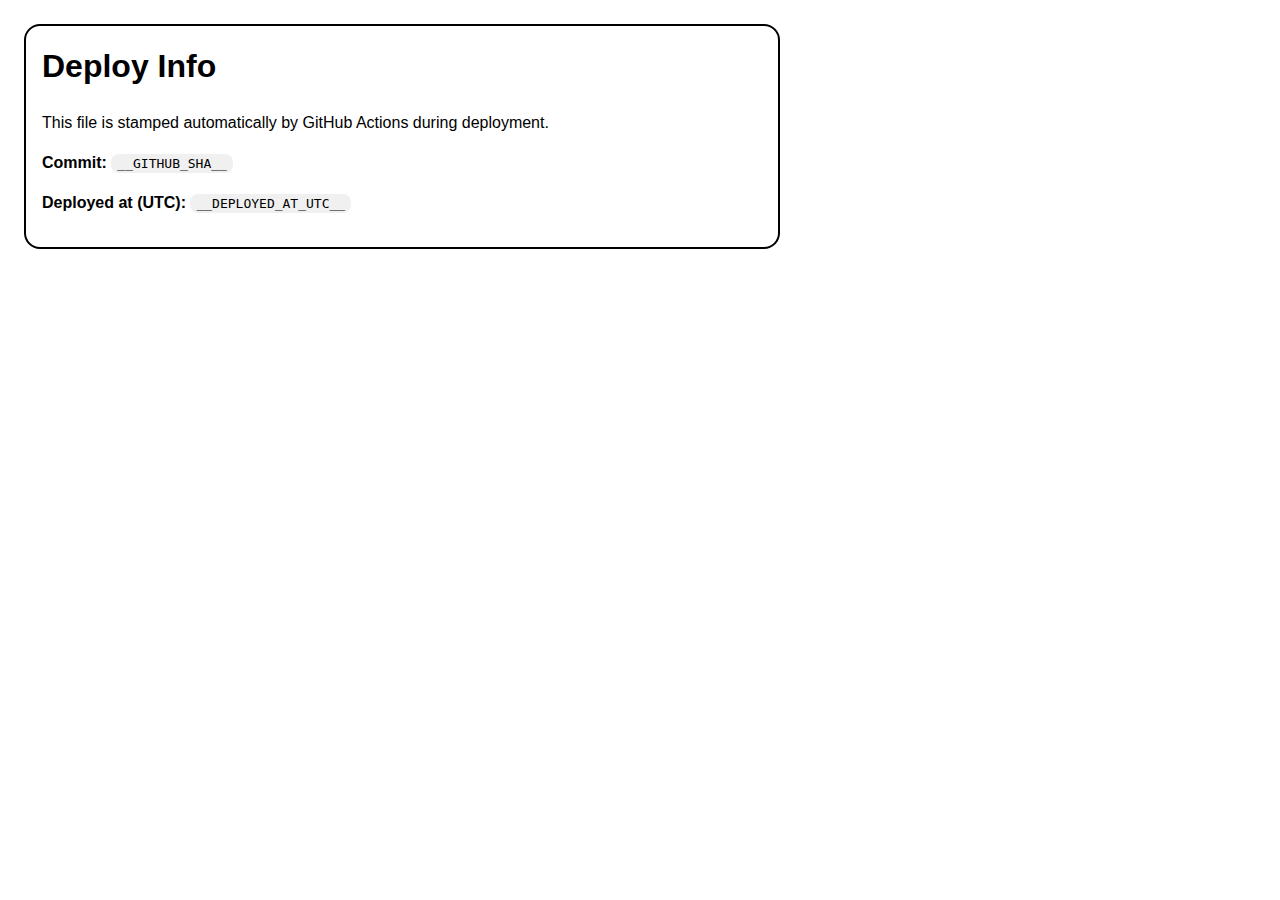
<file: deploy.html>
<!doctype html>
<html lang="en-GB">
<head>
  <meta charset="utf-8" />
  <meta name="viewport" content="width=device-width,initial-scale=1" />
  <title>Be More Amy — Deploy Info</title>
  <style>
    body { font-family: -apple-system, BlinkMacSystemFont, "Segoe UI", Roboto, Arial, sans-serif; margin: 24px; line-height: 1.5; }
    .card { max-width: 720px; border: 2px solid #000; border-radius: 16px; padding: 16px; }
    code { background: rgba(0,0,0,0.06); padding: 2px 6px; border-radius: 8px; }
  </style>
</head>
<body>
  <div class="card">
    <h1 style="margin-top:0;">Deploy Info</h1>
    <p>This file is stamped automatically by GitHub Actions during deployment.</p>
    <p><strong>Commit:</strong> <code>__GITHUB_SHA__</code></p>
    <p><strong>Deployed at (UTC):</strong> <code>__DEPLOYED_AT_UTC__</code></p>
  </div>
</body>
</html>
</file>
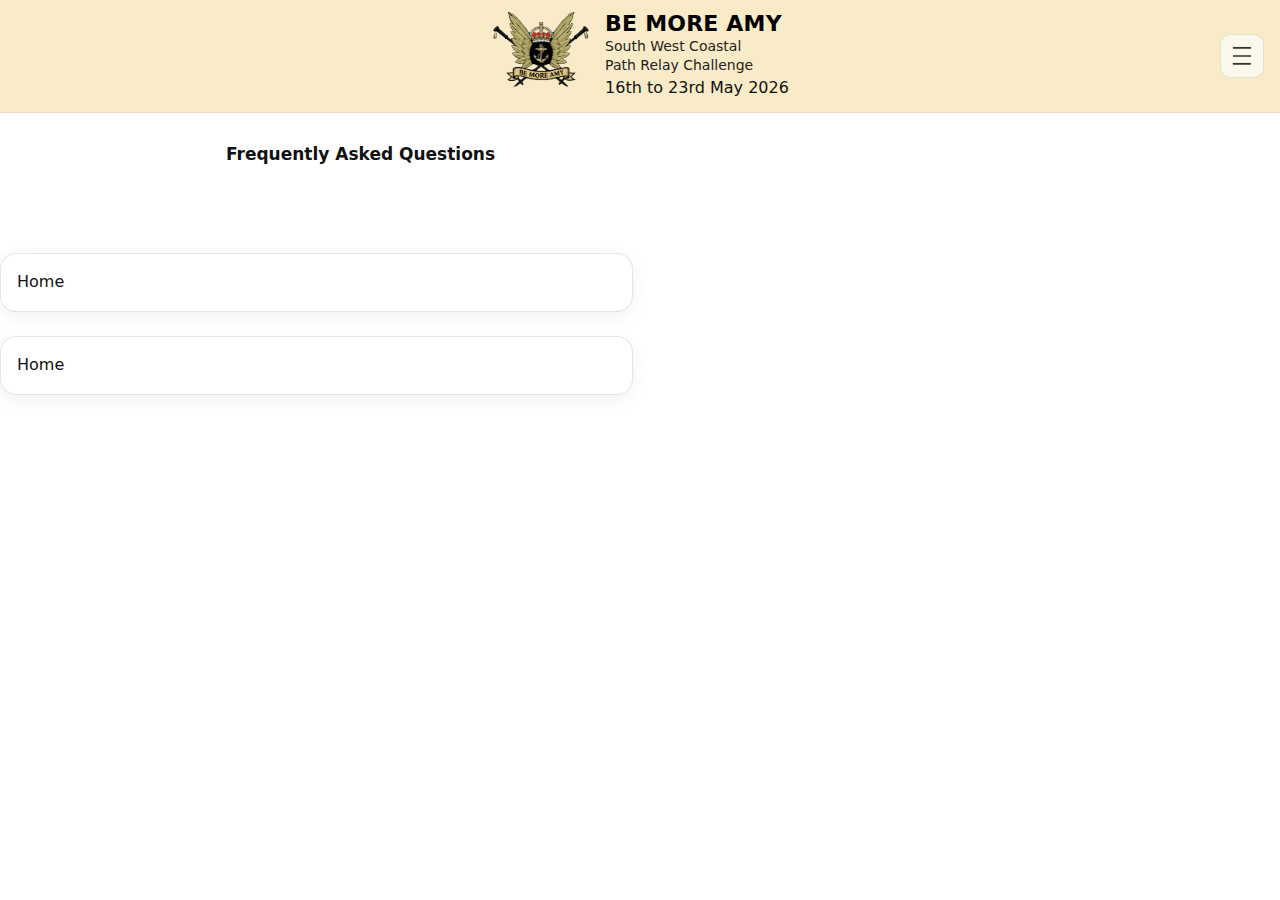
<file: faqs.html>
<!doctype html>
<html lang="en-GB">
<head>
  <meta charset="utf-8" />
  <meta name="viewport" content="width=device-width,initial-scale=1" />
  <title>BE MORE AMY — FAQs</title>

  <link rel="stylesheet" href="style.css?=v12" />
</head>

<body>
  <!-- Sticky Header -->
  <header class="site-header">
    <div class="header-inner">

      <!-- Menu pinned to the far left -->
      <div class="menu-wrap">
        <button
          class="menu-button"
          type="button"
          aria-haspopup="true"
          aria-expanded="false"
          aria-controls="site-menu"
          id="menuBtn"
          title="Menu"
        >
          <img src="menu.svg" alt="" width="22" height="22" aria-hidden="true" />
          <span class="sr-only">Open menu</span>
        </button>

        <nav class="menu-dropdown" id="site-menu" aria-label="Site menu">
          <a href="index.html">Home</a>
          <a href="challenge.html">The Challenge</a>
          <a href="amy.html">About Amy</a>
          <a href="route.html">The Route</a>
          <a href="signup.html">Sign Up</a>
          <a href="signup-status.html">Confirmed Teams</a>
          <a href="charities.html">Charities</a> 
          <a href="gallery.html">Gallery</a>
          <a href="faqs.html">FAQs</a>
          <a href="contact.html">Contact</a>
        </nav>
      </div>

      <!-- Brand block -->
      <div class="brand" aria-label="Be More Amy header">
        <a class="logo-link" href="index.html" aria-label="Home">
          <img
            class="brand-logo"
            src="BMAlogo.svg"
            alt="Be More Amy logo"
            width="100"
            height="100"
          />
        </a>

        <div class="brand-text">
          <div class="brand-line brand-title">BE MORE AMY</div>
          <div class="brand-line brand-subtitle">South West Coastal</div>
          <div class="brand-line brand-subtitle">Path Relay Challenge</div>
          <div class="brand-line brand-date">16th to 23rd May 2026</div>
        </div>
      </div>
    </div>
  </header>

  <!-- Page Content -->
  <main class="page">
    <section class="intro" aria-label="FAQs">
      <p><strong>Frequently Asked Questions</strong></p>
      <!-- FAQs content to be added -->
    </section>

   
  </main>

  <!-- Menu behaviour -->
  <script>
    (function () {
      const btn = document.getElementById("menuBtn");
      const menu = document.getElementById("site-menu");

      function closeMenu() {
        menu.classList.remove("open");
        btn.setAttribute("aria-expanded", "false");
      }

      function toggleMenu() {
        const isOpen = menu.classList.toggle("open");
        btn.setAttribute("aria-expanded", String(isOpen));
      }

      btn.addEventListener("click", (e) => {
        e.stopPropagation();
        toggleMenu();
      });

      document.addEventListener("click", () => closeMenu());

      document.addEventListener("keydown", (e) => {
        if (e.key === "Escape") closeMenu();
      });

      menu.addEventListener("click", (e) => e.stopPropagation());
    })();
  </script>


  <section class="quick-links" aria-label="Quick links">
      <a class="card-link" href="index.html">Home</a>
  
    </section>

  <section class="quick-links" aria-label="Quick links">
      <a class="card-link" href="index.html">Home</a>
  
    </section>
</body>
</html>
</file>
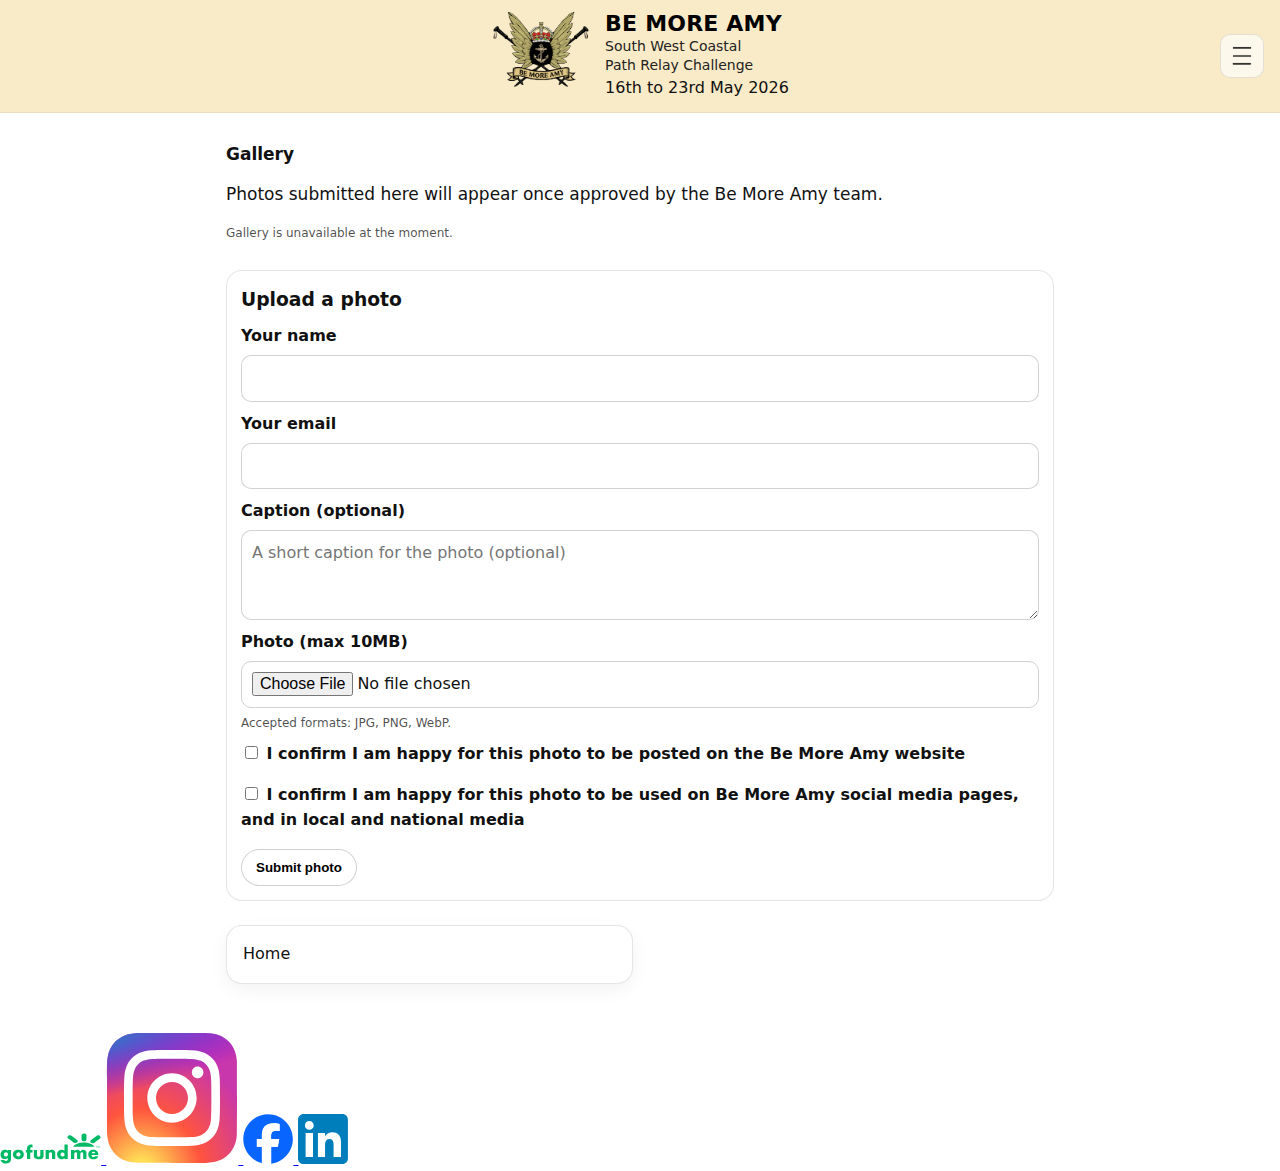
<file: gallery.html>
<!doctype html>
<html lang="en-GB">
<head>
  <meta charset="utf-8" />
  <meta name="viewport" content="width=device-width,initial-scale=1" />
  <title>BE MORE AMY — Gallery</title>

  <link rel="stylesheet" href="style.css?v=12" />

  <style>
    /* Gallery layout (page-local only) */
    .gallery-section { margin-top: 16px; }
    .gallery-grid {
      display: grid;
      grid-template-columns: repeat(2, minmax(0, 1fr));
      gap: 12px;
    }
    @media (min-width: 820px) {
      .gallery-grid {
        grid-template-columns: repeat(4, minmax(0, 1fr));
      }
    }

    .gallery-card {
      background: #fff;
      border: 1px solid rgba(0,0,0,0.10);
      border-radius: 12px;
      overflow: hidden;
    }

    .gallery-thumb-btn {
      display: block;
      width: 100%;
      padding: 0;
      border: 0;
      background: transparent;
      cursor: pointer;
    }

    .gallery-thumb {
      display: block;
      width: 100%;
      height: auto;
    }

    .gallery-caption {
      padding: 8px 10px 10px 10px;
      font-size: 14px;
      color: rgba(0,0,0,0.85);
      line-height: 1.3;
    }

    .gallery-upload {
      margin-top: 18px;
      background: #fff;
      border: 1px solid rgba(0,0,0,0.10);
      border-radius: 16px;
      padding: 14px;
    }
    .gallery-upload h3 { margin: 0 0 10px 0; }

    .gallery-form-grid {
      display: grid;
      grid-template-columns: 1fr;
      gap: 10px;
    }

    .gallery-upload label { display:block; font-weight: 600; margin: 0 0 6px 0; }
    .gallery-upload input[type="text"],
    .gallery-upload input[type="email"],
    .gallery-upload textarea,
    .gallery-upload input[type="file"] {
      width: 100%;
      max-width: 100%;
      display: block;
      box-sizing: border-box;
      padding: 10px;
      border-radius: 10px;
      border: 1px solid rgba(0,0,0,0.18);
      font: inherit;
    }
    .gallery-upload textarea { min-height: 90px; resize: vertical; }
    .gallery-help { font-size: 12px; color: rgba(0,0,0,0.70); margin-top: 6px; }
    .gallery-actions { margin-top: 10px; display: flex; gap: 10px; flex-wrap: wrap; align-items: center; }
    .gallery-actions button {
      padding: 10px 14px;
      border-radius: 999px;
      border: 1px solid rgba(0,0,0,0.18);
      background: #fff;
      cursor: pointer;
      font-weight: 700;
    }
    .gallery-actions button:disabled {
      opacity: 0.6;
      cursor: not-allowed;
    }

    /* Lightbox */
    .lightbox {
      position: fixed;
      inset: 0;
      background: rgba(0,0,0,0.75);
      display: none;
      align-items: center;
      justify-content: center;
      z-index: 9999;
      padding: 16px;
      box-sizing: border-box;
    }
    .lightbox.open { display: flex; }
    .lightbox-inner {
      position: relative;
      max-width: min(1100px, 96vw);
      max-height: 92vh;
    }
    .lightbox-img {
      display: block;
      max-width: 100%;
      max-height: 92vh;
      border-radius: 12px;
      background: #111;
    }
    .lightbox-close {
      position: absolute;
      top: -10px;
      right: -10px;
      width: 40px;
      height: 40px;
      border-radius: 999px;
      border: 1px solid rgba(255,255,255,0.25);
      background: rgba(0,0,0,0.70);
      color: #fff;
      font-size: 18px;
      cursor: pointer;
      line-height: 40px;
      text-align: centre;
    }
    .lightbox-close span { display:inline-block; transform: translateY(-1px); }
    .lightbox-caption {
      margin-top: 10px;
      color: rgba(255,255,255,0.92);
      font-size: 14px;
      line-height: 1.35;
    }
  </style>
</head>

<body>
  <!-- Sticky Header -->
  <header class="site-header">
    <div class="header-inner">

      <!-- Menu pinned to the far left -->
      <div class="menu-wrap">
        <button
          class="menu-button"
          type="button"
          aria-haspopup="true"
          aria-expanded="false"
          aria-controls="site-menu"
          id="menuBtn"
          title="Menu"
        >
          <img src="menu.svg" alt="" width="22" height="22" aria-hidden="true" />
          <span class="sr-only">Open menu</span>
        </button>

        <nav class="menu-dropdown" id="site-menu" aria-label="Site menu">
          <a href="index.html">Home</a>
          <a href="challenge.html">The Challenge</a>
          <a href="amy.html">About Amy</a>
          <a href="route.html">The Route</a>
          <a href="signup.html">Sign Up</a>
          <a href="signup-status.html">Confirmed Teams</a>
          <a href="charities.html">Fundraising</a> 
          <a href="gallery.html">Gallery</a>
          <a href="contact.html">Contact</a>
        </nav>
      </div>

      <!-- Brand block -->
      <div class="brand" aria-label="Be More Amy header">
        <a class="logo-link" href="index.html" aria-label="Home">
          <img
            class="brand-logo"
            src="BMAlogo.svg"
            alt="Be More Amy logo"
            width="100"
            height="100"
          />
        </a>

        <div class="brand-text">
          <div class="brand-line brand-title">BE MORE AMY</div>
          <div class="brand-line brand-subtitle">South West Coastal</div>
          <div class="brand-line brand-subtitle">Path Relay Challenge</div>
          <div class="brand-line brand-date">16th to 23rd May 2026</div>
        </div>
      </div>
    </div>
  </header>

  <!-- Page Content -->
  <main class="page">

    <section class="intro" aria-label="Gallery">
      <p><strong>Gallery</strong></p>

      <p>
        Photos submitted here will appear once approved by the Be More Amy team.
      </p>
    </section>

    <section class="gallery-section" aria-label="Photo gallery">
      <div id="galleryMsg" class="gallery-help" style="margin-bottom:10px;"></div>
      <div class="gallery-grid" id="galleryGrid" aria-live="polite"></div>
    </section>

    <section class="gallery-upload" aria-label="Upload a photo">
      <h3>Upload a photo</h3>

      <form id="uploadForm" enctype="multipart/form-data" novalidate>
        <div class="gallery-form-grid">
          <div>
            <label for="uploader_name">Your name</label>
            <input id="uploader_name" name="uploader_name" type="text" required />
          </div>

          <div>
            <label for="uploader_email">Your email</label>
            <input id="uploader_email" name="uploader_email" type="email" required />
          </div>

          <div>
            <label for="caption">Caption (optional)</label>
            <textarea id="caption" name="caption" placeholder="A short caption for the photo (optional)"></textarea>
          </div>

          <div>
            <label for="photo">Photo (max 10MB)</label>
            <input id="photo" name="photo" type="file" accept="image/jpeg,image/png,image/webp" required />
            <div class="gallery-help">Accepted formats: JPG, PNG, WebP.</div>
          </div>

          <div>
            <label style="font-weight:600;">
              <input type="checkbox" name="consent_website" id="consent_website" required />
              I confirm I am happy for this photo to be posted on the Be More Amy website
            </label>
          </div>

          <div>
            <label style="font-weight:600;">
              <input type="checkbox" name="consent_media" id="consent_media" />
              I confirm I am happy for this photo to be used on Be More Amy social media pages, and in local and national media
            </label>
          </div>
        </div>

        <div class="gallery-actions">
          <button type="submit" id="uploadBtn">Submit photo</button>
          <div class="gallery-help" id="uploadMsg" aria-live="polite"></div>
        </div>
      </form>
    </section>

    <section class="quick-links" aria-label="Quick links">
      <a class="card-link" href="index.html">Home</a>
    </section>
  </main>

  <!-- Lightbox -->
  <div class="lightbox" id="lightbox" aria-hidden="true">
    <div class="lightbox-inner">
      <button class="lightbox-close" id="lightboxClose" type="button" aria-label="Close">
        <span>X</span>
      </button>
      <img class="lightbox-img" id="lightboxImg" alt="">
      <div class="lightbox-caption" id="lightboxCaption"></div>
    </div>
  </div>

  <!-- Menu behaviour -->
  <script>
    (function () {
      const btn = document.getElementById("menuBtn");
      const menu = document.getElementById("site-menu");

      function closeMenu() {
        menu.classList.remove("open");
        btn.setAttribute("aria-expanded", "false");
      }

      function toggleMenu() {
        const isOpen = menu.classList.toggle("open");
        btn.setAttribute("aria-expanded", String(isOpen));
      }

      btn.addEventListener("click", (e) => {
        e.stopPropagation();
        toggleMenu();
      });

      document.addEventListener("click", () => closeMenu());

      document.addEventListener("keydown", (e) => {
        if (e.key === "Escape") closeMenu();
      });

      menu.addEventListener("click", (e) => e.stopPropagation());
    })();
  </script>

  <script>
    (function () {
      const grid = document.getElementById('galleryGrid');
      const msg = document.getElementById('galleryMsg');

      const lightbox = document.getElementById('lightbox');
      const lightboxImg = document.getElementById('lightboxImg');
      const lightboxCaption = document.getElementById('lightboxCaption');
      const lightboxClose = document.getElementById('lightboxClose');

      function openLightbox(imageUrl, captionText) {
        lightboxImg.src = imageUrl;
        lightboxImg.alt = captionText ? captionText : 'Gallery photo';
        lightboxCaption.textContent = captionText ? captionText : '';
        lightbox.classList.add('open');
        lightbox.setAttribute('aria-hidden', 'false');
      }

      function closeLightbox() {
        lightbox.classList.remove('open');
        lightbox.setAttribute('aria-hidden', 'true');
        lightboxImg.src = '';
        lightboxCaption.textContent = '';
      }

      lightboxClose.addEventListener('click', closeLightbox);
      lightbox.addEventListener('click', function (e) {
        if (e.target === lightbox) closeLightbox();
      });
      document.addEventListener('keydown', function (e) {
        if (e.key === 'Escape') closeLightbox();
      });

      async function loadGallery() {
        msg.textContent = '';
        grid.innerHTML = '';

        try {
          const res = await fetch('get_gallery_photos.php');
          const data = await res.json();

          if (!data || !data.success) {
            msg.textContent = 'Gallery is unavailable at the moment.';
            return;
          }

          const photos = Array.isArray(data.photos) ? data.photos : [];
          if (photos.length === 0) {
            msg.textContent = 'No approved photos yet.';
            return;
          }

          photos.forEach(p => {
            const card = document.createElement('div');
            card.className = 'gallery-card';

            const btn = document.createElement('button');
            btn.type = 'button';
            btn.className = 'gallery-thumb-btn';

            const img = document.createElement('img');
            img.className = 'gallery-thumb';
            img.src = p.thumb_url;
            img.alt = p.caption ? p.caption : 'Gallery photo';
            img.loading = 'lazy';

            btn.appendChild(img);

            btn.addEventListener('click', function () {
              openLightbox(p.image_url, p.caption || '');
            });

            card.appendChild(btn);

            if (p.caption && String(p.caption).trim() !== '') {
              const cap = document.createElement('div');
              cap.className = 'gallery-caption';
              cap.textContent = p.caption;
              card.appendChild(cap);
            }

            grid.appendChild(card);
          });
        } catch (e) {
          msg.textContent = 'Gallery is unavailable at the moment.';
        }
      }

      // Upload
      const form = document.getElementById('uploadForm');
      const uploadMsg = document.getElementById('uploadMsg');
      const uploadBtn = document.getElementById('uploadBtn');

      form.addEventListener('submit', async function (e) {
        e.preventDefault();
        uploadMsg.textContent = '';
        uploadBtn.disabled = true;

        try {
          const fd = new FormData(form);
          const res = await fetch('submit_gallery_upload.php', {
            method: 'POST',
            body: fd
          });

          const data = await res.json();

          if (!res.ok || !data || !data.success) {
            uploadMsg.textContent = (data && data.error) ? data.error : 'There was a problem submitting your photo.';
            uploadBtn.disabled = false;
            return;
          }

          uploadMsg.textContent = data.message ? data.message : 'Thanks — your photo is pending approval.';
          form.reset();
          uploadBtn.disabled = false;

          // Reload gallery (won’t show until approved, but keeps the page fresh)
          loadGallery();
        } catch (err) {
          uploadMsg.textContent = 'There was a problem submitting your photo.';
          uploadBtn.disabled = false;
        }
      });

      loadGallery();
    })();
  </script>

<!-- Fundraising & Social Links -->
<div class="bma-social-footer">
  <a href="https://www.gofundme.com/en-gb" target="_blank" rel="noopener">
    <img src="bma_gfm_logo.svg" alt="Go Fund Me" class="gfm-logo">
  </a>

  <a href="https://www.instagram.com/bemoreamy?igsh=MWo2cHZueXE3emttdg%3D%3D&utm_source=qr" target="_blank" rel="noopener">
    <img src="bma_insta_logo.svg" alt="Instagram">
  </a>

  <a href="https://www.facebook.com/share/1C7sddeFte/?mibextid=wwXIfr" target="_blank" rel="noopener">
    <img src="bma_fb_logo.svg" alt="Facebook">
  </a>

  <a href="https://www.linkedin.com/company/bemoreamy?_l=en_US" target="_blank" rel="noopener">
    <img src="bma_linkedin_logo.svg" alt="LinkedIn">
  </a>
</div>

</body>
</html>
</file>
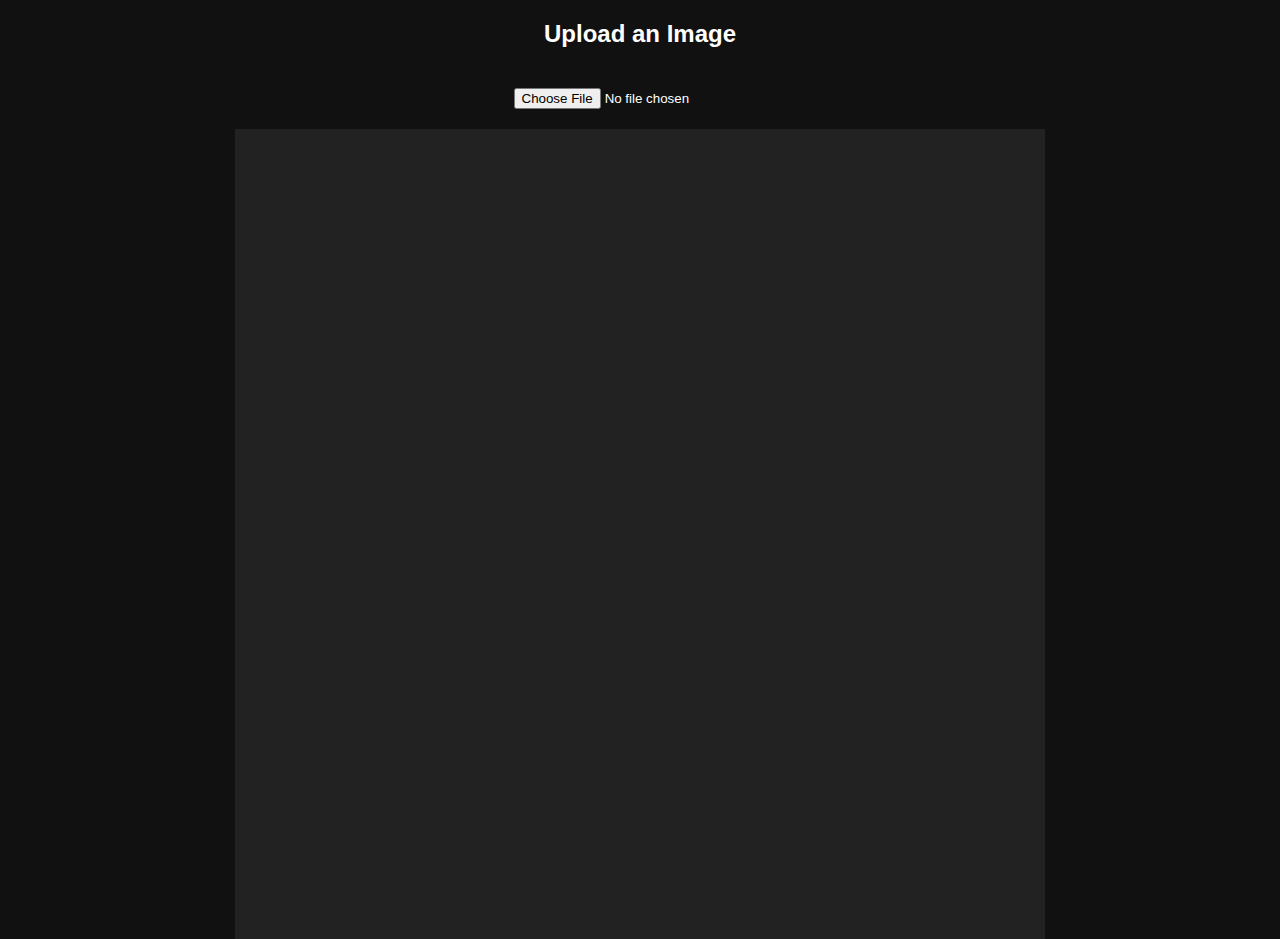
<file: random.html>
<!DOCTYPE html>
<html lang="en">
<head>
  <meta charset="UTF-8" />
  <meta name="viewport" content="width=device-width, initial-scale=1.0"/>
  <title>100x100 Image Grid</title>
  <style>
    body {
      margin: 0;
      background: #111;
      color: white;
      font-family: Arial, sans-serif;
      text-align: center;
    }

    input {
      margin: 20px;
    }

    canvas {
      width: 90vmin;
      height: 90vmin;
      image-rendering: pixelated; /* keeps sharp blocks */
      display: block;
      margin: 0 auto;
      background: #222;
    }
  </style>
</head>
<body>

<h2>Upload an Image</h2>
<input type="file" id="upload" accept="image/*">

<canvas id="canvas" width="100" height="100"></canvas>

<script>
  const upload = document.getElementById('upload');
  const canvas = document.getElementById('canvas');
  const ctx = canvas.getContext('2d');

  const size = 100;

  upload.addEventListener('change', (e) => {
    const file = e.target.files[0];
    if (!file) return;

    const img = new Image();
    const reader = new FileReader();

    reader.onload = function(event) {
      img.src = event.target.result;
    };

    img.onload = function() {
      // Draw scaled image
      ctx.drawImage(img, 0, 0, size, size);

      const imageData = ctx.getImageData(0, 0, size, size);
      const data = imageData.data;

      // Convert to black & white
      for (let i = 0; i < data.length; i += 4) {
        const r = data[i];
        const g = data[i + 1];
        const b = data[i + 2];

        const brightness = 0.299 * r + 0.587 * g + 0.114 * b;
        const value = brightness > 128 ? 255 : 0;

        data[i] = value;     // R
        data[i + 1] = value; // G
        data[i + 2] = value; // B
      }

      ctx.putImageData(imageData, 0, 0);
    };

    reader.readAsDataURL(file);
  });
</script>

</body>
</html>
</file>
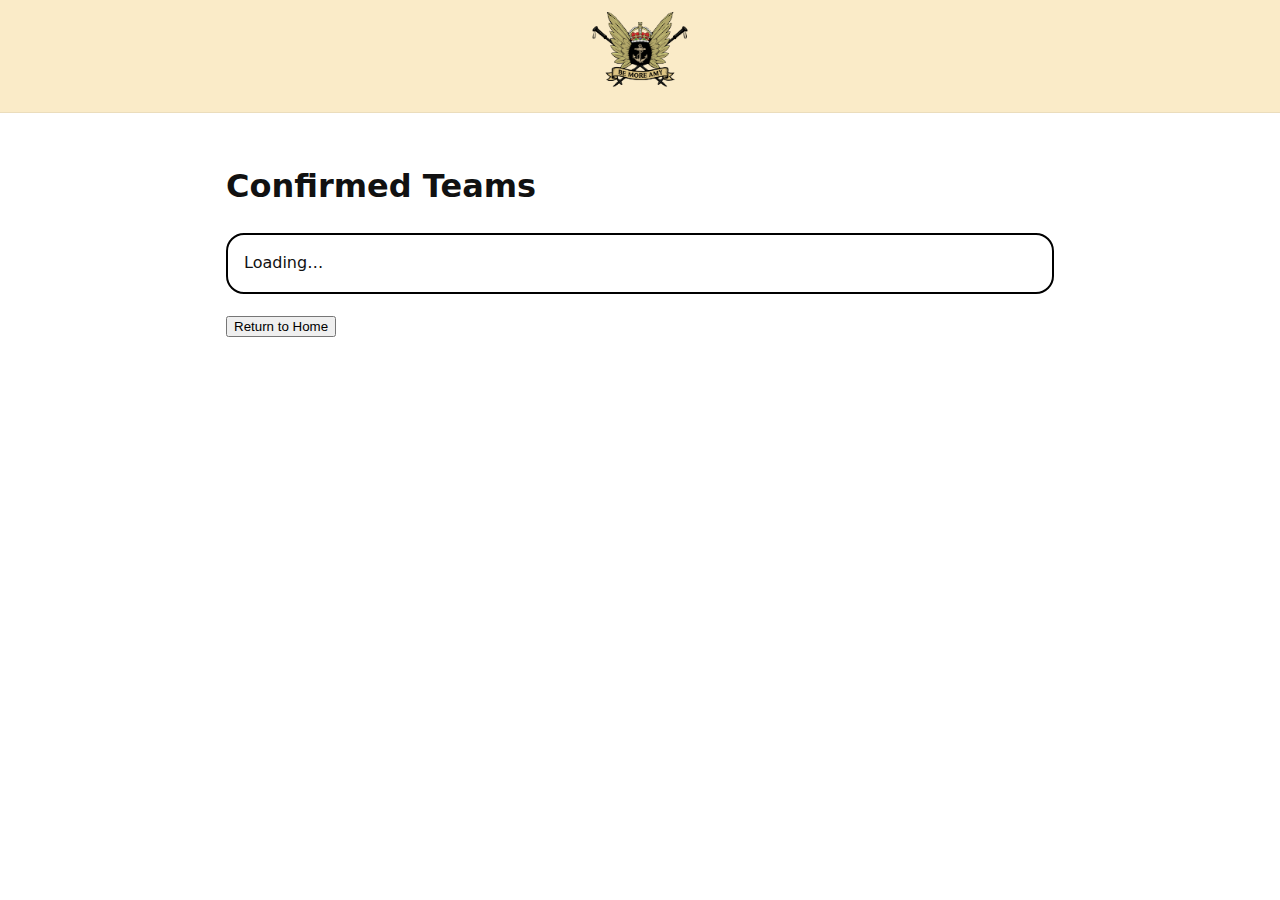
<file: signup-status.html>
<!doctype html>
<html lang="en-GB">
<head>
<meta charset="utf-8">
<meta name="viewport" content="width=device-width,initial-scale=1">
<title>BE MORE AMY — Confirmed Teams</title>
<link rel="stylesheet" href="style.css">
<style>
.signup-list {
    margin-top:20px;
    border:2px solid #000;
    border-radius:18px;
    background:#fff;
    padding:16px;
}
.signup-entry {
    border-bottom:1px solid #ccc;
    padding:10px 0;
}.status-approved { color:green; font-weight:700; }
</style>
</head>
<body>

<header class="site-header">
  <div class="header-inner">
    <div class="brand">
      <a href="index.html">
        <img class="brand-logo" src="BMAlogo.svg" width="100">
      </a>
    </div>
  </div>
</header>

<main class="page">
<h1>Confirmed Teams</h1>

<div class="signup-list" id="signupList">
Loading…
</div>

<div style="margin-top:20px;">
<button onclick="window.location.href='index.html'" class="btn">Return to Home</button>
</div>

</main>

<script>
const LEG_TIMES = {
    "1":{"setoff":"Sat 16 May 2026 08:00","finish":"Sat 16 May 2026 10:27"},
    "2":{"setoff":"Sat 16 May 2026 10:27","finish":"Sat 16 May 2026 13:44"},
    "3":{"setoff":"Sat 16 May 2026 13:44","finish":"Sat 16 May 2026 16:22"},
    "4":{"setoff":"Sat 16 May 2026 16:22","finish":"Sat 16 May 2026 18:33"},
    "5":{"setoff":"Sat 16 May 2026 18:33","finish":"Sat 16 May 2026 20:01"},
    "6":{"setoff":"Sat 16 May 2026 20:01","finish":"Sat 16 May 2026 21:51"},
    "7":{"setoff":"Sat 16 May 2026 21:51","finish":"Sat 16 May 2026 23:41"},
    "8":{"setoff":"Sat 16 May 2026 23:41","finish":"Sun 17 May 2026 02:14"},
    "9":{"setoff":"Sun 17 May 2026 02:14","finish":"Sun 17 May 2026 04:48"},
    "10":{"setoff":"Sun 17 May 2026 04:48","finish":"Sun 17 May 2026 07:00"},
    "11":{"setoff":"Sun 17 May 2026 07:00","finish":"Sun 17 May 2026 09:19"},
    "12":{"setoff":"Sun 17 May 2026 09:19","finish":"Sun 17 May 2026 11:53"},
    "13":{"setoff":"Sun 17 May 2026 11:53","finish":"Sun 17 May 2026 15:03"},
    "14":{"setoff":"Sun 17 May 2026 15:03","finish":"Sun 17 May 2026 16:45"},
    "15":{"setoff":"Sun 17 May 2026 16:45","finish":"Sun 17 May 2026 19:26"},
    "16":{"setoff":"Sun 17 May 2026 19:26","finish":"Sun 17 May 2026 21:31"},
    "17":{"setoff":"Sun 17 May 2026 21:31","finish":"Sun 17 May 2026 23:06"},
    "18":{"setoff":"Sun 17 May 2026 23:06","finish":"Mon 18 May 2026 01:39"},
    "19":{"setoff":"Mon 18 May 2026 01:39","finish":"Mon 18 May 2026 04:35"},
    "20":{"setoff":"Mon 18 May 2026 04:35","finish":"Mon 18 May 2026 07:42"},
    "21":{"setoff":"Mon 18 May 2026 07:42","finish":"Mon 18 May 2026 10:48"},
    "22":{"setoff":"Mon 18 May 2026 10:48","finish":"Mon 18 May 2026 12:31"},
    "23":{"setoff":"Mon 18 May 2026 12:31","finish":"Mon 18 May 2026 14:50"},
    "24":{"setoff":"Mon 18 May 2026 14:50","finish":"Mon 18 May 2026 17:45"},
    "25":{"setoff":"Mon 18 May 2026 17:45","finish":"Mon 18 May 2026 19:02"},
    "26":{"setoff":"Mon 18 May 2026 19:02","finish":"Mon 18 May 2026 21:47"},
    "27":{"setoff":"Mon 18 May 2026 21:47","finish":"Tue 19 May 2026 00:35"},
    "28":{"setoff":"Tue 19 May 2026 00:35","finish":"Tue 19 May 2026 04:15"},
    "29":{"setoff":"Tue 19 May 2026 04:15","finish":"Tue 19 May 2026 06:37"},
    "30":{"setoff":"Tue 19 May 2026 06:37","finish":"Tue 19 May 2026 09:13"},
    "31":{"setoff":"Tue 19 May 2026 09:13","finish":"Tue 19 May 2026 12:41"},
    "32":{"setoff":"Tue 19 May 2026 12:41","finish":"Tue 19 May 2026 14:53"},
    "33":{"setoff":"Tue 19 May 2026 14:53","finish":"Tue 19 May 2026 16:28"},
    "34":{"setoff":"Tue 19 May 2026 16:28","finish":"Tue 19 May 2026 19:02"},
    "35":{"setoff":"Tue 19 May 2026 19:02","finish":"Tue 19 May 2026 21:28"},
    "36":{"setoff":"Tue 19 May 2026 21:28","finish":"Wed 20 May 2026 00:24"},
    "37":{"setoff":"Wed 20 May 2026 00:24","finish":"Wed 20 May 2026 03:12"},
    "38":{"setoff":"Wed 20 May 2026 03:12","finish":"Wed 20 May 2026 06:15"},
    "39":{"setoff":"Wed 20 May 2026 06:15","finish":"Wed 20 May 2026 08:56"},
    "40":{"setoff":"Wed 20 May 2026 08:56","finish":"Wed 20 May 2026 11:51"},
    "41":{"setoff":"Wed 20 May 2026 11:51","finish":"Wed 20 May 2026 14:25"},
    "42":{"setoff":"Wed 20 May 2026 14:25","finish":"Wed 20 May 2026 16:51"},
    "43":{"setoff":"Wed 20 May 2026 16:51","finish":"Wed 20 May 2026 20:31"},
    "44":{"setoff":"Wed 20 May 2026 20:31","finish":"Wed 20 May 2026 22:57"},
    "45":{"setoff":"Wed 20 May 2026 22:57","finish":"Thu 21 May 2026 01:31"},
    "46":{"setoff":"Thu 21 May 2026 01:31","finish":"Thu 21 May 2026 04:05"},
    "47":{"setoff":"Thu 21 May 2026 04:05","finish":"Thu 21 May 2026 07:00"},
    "48":{"setoff":"Thu 21 May 2026 07:00","finish":"Thu 21 May 2026 09:34"},
    "49":{"setoff":"Thu 21 May 2026 09:34","finish":"Thu 21 May 2026 12:30"},
    "50":{"setoff":"Thu 21 May 2026 12:30","finish":"Thu 21 May 2026 14:56"},
    "51":{"setoff":"Thu 21 May 2026 14:56","finish":"Thu 21 May 2026 17:19"},
    "52":{"setoff":"Thu 21 May 2026 17:19","finish":"Thu 21 May 2026 20:36"},
    "53":{"setoff":"Thu 21 May 2026 20:36","finish":"Thu 21 May 2026 22:33"},
    "54":{"setoff":"Thu 21 May 2026 22:33","finish":"Fri 22 May 2026 00:52"},
    "55":{"setoff":"Fri 22 May 2026 00:52","finish":"Fri 22 May 2026 03:55"},
    "56":{"setoff":"Fri 22 May 2026 03:55","finish":"Fri 22 May 2026 07:13"},
    "57":{"setoff":"Fri 22 May 2026 07:13","finish":"Fri 22 May 2026 09:39"},
    "58":{"setoff":"Fri 22 May 2026 09:39","finish":"Fri 22 May 2026 12:57"},
    "59":{"setoff":"Fri 22 May 2026 12:57","finish":"Fri 22 May 2026 15:38"},
    "60":{"setoff":"Fri 22 May 2026 15:38","finish":"Fri 22 May 2026 17:49"},
    "61":{"setoff":"Fri 22 May 2026 17:49","finish":"Fri 22 May 2026 20:08"},
    "62":{"setoff":"Fri 22 May 2026 20:08","finish":"Fri 22 May 2026 22:35"},
    "63":{"setoff":"Fri 22 May 2026 22:35","finish":"Sat 23 May 2026 01:16"},
    "64":{"setoff":"Sat 23 May 2026 01:16","finish":"Sat 23 May 2026 04:19"},
    "65":{"setoff":"Sat 23 May 2026 04:19","finish":"Sat 23 May 2026 07:36"},
    "66":{"setoff":"Sat 23 May 2026 07:36","finish":"Sat 23 May 2026 10:10"},
    "67":{"setoff":"Sat 23 May 2026 10:10","finish":"Sat 23 May 2026 12:11"},
    "68":{"setoff":"Sat 23 May 2026 12:11","finish":"Sat 23 May 2026 14:00"}
};

function formatLegTimeShort(dateTimeStr) {
    if (!dateTimeStr) return '—';
    const parts = String(dateTimeStr).trim().split(/\s+/);
    if (parts.length < 5) return dateTimeStr;
    const day = parts[0];
    const dd = parts[1];
    const mon = parts[2];
    const time = parts[4];
    const hhmm = String(time).replace(':', '');
    return `${hhmm} ${day} ${dd} ${mon}`;
}

function getLegTiming(legNumber) {
    const key = String(legNumber);
    const t = LEG_TIMES[key] || null;
    return {
        setoff: t ? formatLegTimeShort(t.setoff) : '—',
        finish: t ? formatLegTimeShort(t.finish) : '—'
    };
}

async function loadLegMeta() {
    const res = await fetch('ALL_COASTAL_LEGS_ENRICHED.geojson');
    const data = await res.json();
    const meta = {};

    (data.features || []).forEach(feature => {
        const props = feature.properties || {};
        meta[String(props.leg)] = {
            start: props.start || '—',
            end: props.end || '—'
        };
    });

    return meta;
}

function getLegSummary(legNumber, legMeta) {
    const timing = getLegTiming(legNumber);
    const meta = legMeta[String(legNumber)] || {};
    const start = meta.start || '—';
    const end = meta.end || '—';
    return `Leg ${legNumber}, ${timing.setoff} to ${timing.finish}, ${start} to ${end}`;
}

async function loadSignups() {
    const [signupsRes, legMeta] = await Promise.all([
        fetch('get_signups.php'),
        loadLegMeta()
    ]);

    const data = await signupsRes.json();

    const container = document.getElementById('signupList');
    container.innerHTML = '';

    if (!data.length) {
        container.innerHTML = 'No signups yet.';
        return;
    }

    data.forEach(entry => {
        const div = document.createElement('div');
        div.className = 'signup-entry';
        const legSummary = getLegSummary(entry.leg_number, legMeta);

        if (entry.has_team_details) {
            const membersText = (entry.members || []).map(m => {
                const name = `${m.first_name} ${m.last_name}`;
                return (parseInt(m.member_index, 10) === 1) ? `${name} (TL)` : name;
            }).join(', ');

            div.innerHTML = `
                <strong>${legSummary}</strong><br>
                <strong>${entry.display_team_name}</strong><br>
                ${membersText}
            `;
        } else {
            div.innerHTML = `
                <strong>${legSummary}</strong><br>
                <strong>${entry.team_leader_first_name} ${entry.team_leader_surname}’s Team</strong><br>
                Awaiting team name and team members details
            `;
        }

        container.appendChild(div);
    });
}

loadSignups();
</script>

</body>
</html>
</file>
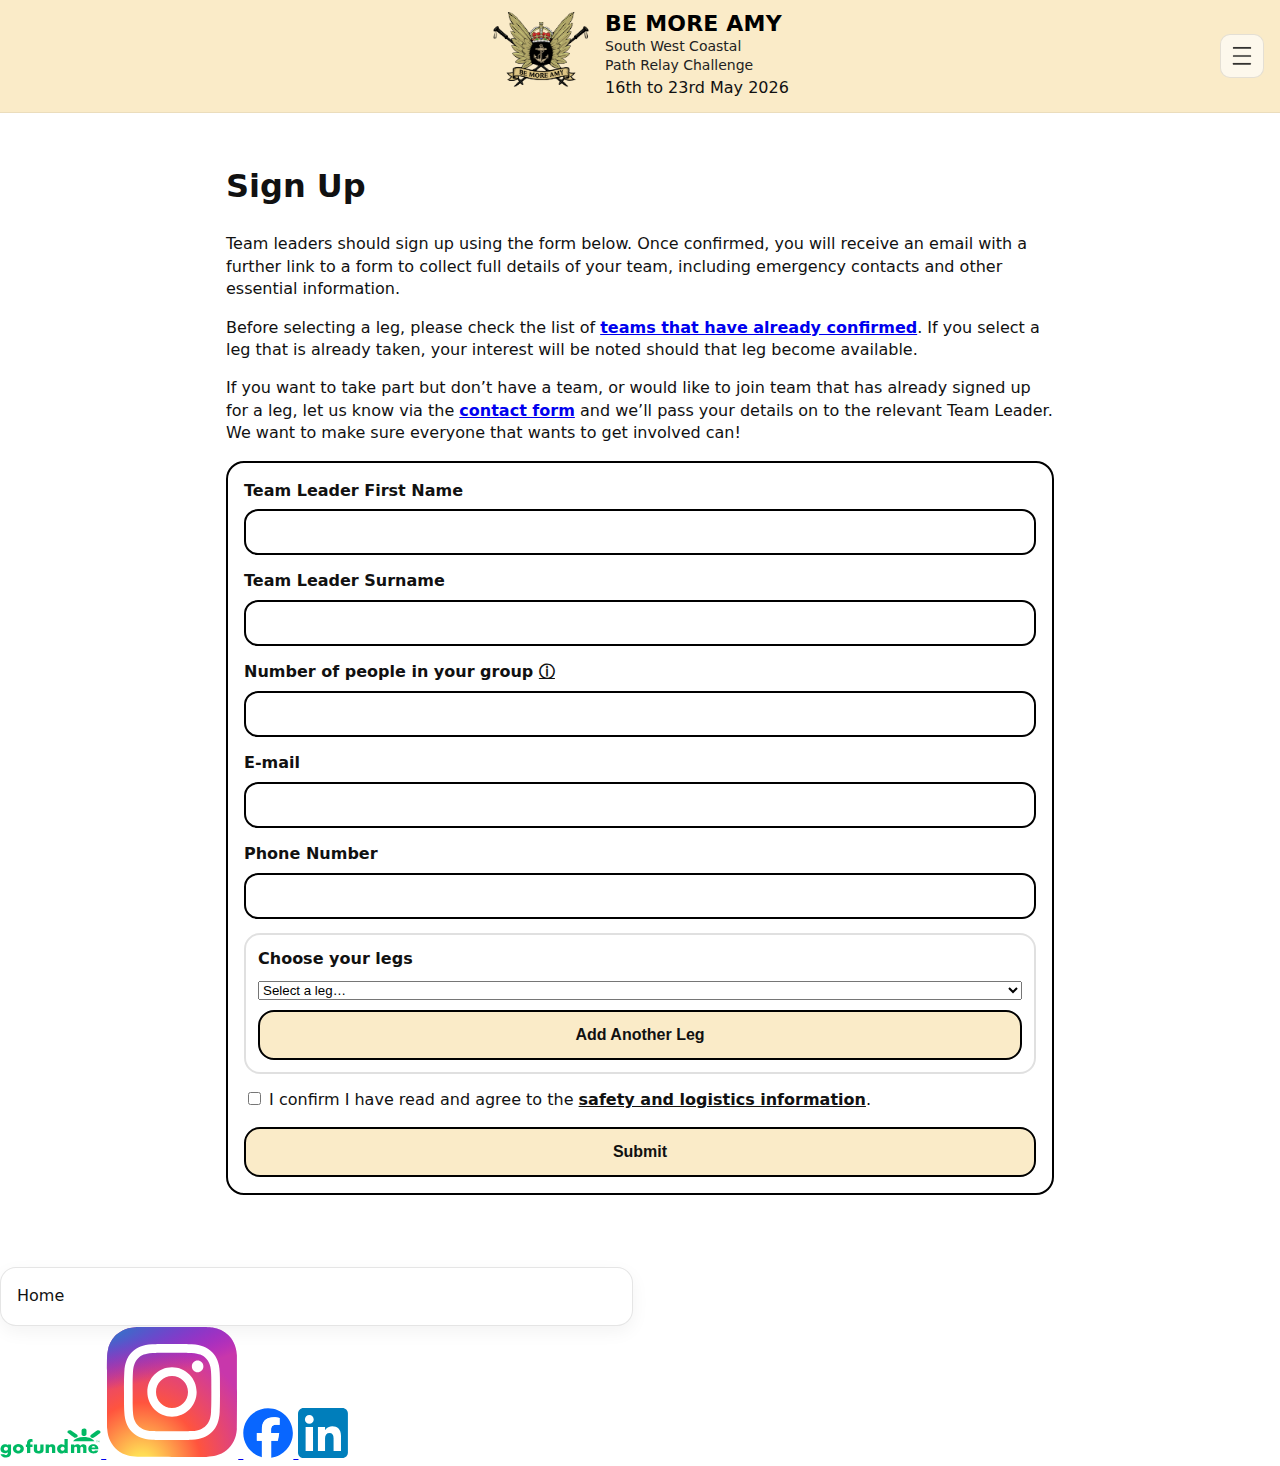
<file: signup.html>
<!doctype html>
<html lang="en-GB">
<head>
<meta charset="utf-8">
<meta name="viewport" content="width=device-width,initial-scale=1">
<title>BE MORE AMY — Sign Up</title>
<link rel="stylesheet" href="style.css?v=12">

<style>
/* Keep inputs/selects inside their container on mobile (previous working behaviour) */
*, *::before, *::after { box-sizing: border-box; }

.signup-wrap { margin-top: 10px; border:2px solid #000; border-radius:18px; background:#fff; padding:16px; overflow:hidden; }
.form-grid { display:grid; gap:14px; min-width:0; }
.field label { display:block; font-weight:700; margin-bottom:6px; }
.field { min-width:0; }
.field input, .field select {
  width:100%;
  max-width:100%;
  display:block;
  min-width:0;
  padding:12px;
  border:2px solid #000;
  border-radius:14px;
  font-size:16px;
}

/* iOS Safari: prevent long selected option text from forcing the select wider than its container */
.field select{
  white-space:nowrap;
  overflow:hidden;
  text-overflow:ellipsis;
}

.legs-block { border:2px solid rgba(0,0,0,0.12); border-radius:16px; padding:12px; }
.legs-title { font-weight:800; margin-bottom:10px; }

.btn {
  width:100%;
  max-width:100%;
  padding:14px;
  border-radius:16px;
  border:2px solid #000;
  background:#FAEBC8;
  color:#111;
  font-weight:800;
  font-size:16px;
  cursor:pointer;
}

.modal-backdrop {
  position:fixed;
  inset:0;
  background:rgba(0,0,0,.6);
  display:none;
  align-items:center;
  justify-content:center;
  padding:20px;
  z-index: 9999;
}
.modal {
  background:#fff;
  border:2px solid #000;
  border-radius:18px;
  padding:16px;
  max-width:600px;
  width:100%;

  /* FIX: ensure modal never exceeds viewport and scrolls internally */
  max-height: calc(100vh - 80px);
  overflow: auto;
  -webkit-overflow-scrolling: touch;
}
.modal button {
  margin-top:10px;
  padding:10px 14px;
  border-radius:14px;
  border:2px solid #000;
  background:#FAEBC8;
  color:#111;
  font-weight:800;
  width:100%;
  max-width:100%;
}

.linkish { text-decoration:underline; font-weight:800; cursor:pointer; }

.intro-text { margin-bottom:16px; line-height:1.4; }

/* Ensure all form controls stay inside the bordered form container (fixes iOS Safari width issue) */
.field input,
.field select,
.field textarea,
.legs-block select{
  width: 100%;
  max-width: 100%;
  display: block;
  min-width: 0;
  box-sizing: border-box;
}

/* Prevent long dropdown text from forcing the select wider on iPhone */
.legs-block select{
  white-space: nowrap;
  overflow: hidden;
  text-overflow: ellipsis;
}

</style>
</head>

<body>

<header class="site-header">
  <div class="header-inner">
    <div class="menu-wrap">
      <button class="menu-button" id="menuBtn">
        <img src="menu.svg" width="22" height="22" alt="Menu">
      </button>
      <nav class="menu-dropdown" id="site-menu">
          <a href="index.html">Home</a>
          <a href="challenge.html">The Challenge</a>
          <a href="amy.html">About Amy</a>
          <a href="route.html">The Route</a>
          <a href="signup.html">Sign Up</a>
          <a href="signup-status.html">Confirmed Teams</a>
          <a href="charities.html">Fundraising</a> 
          <a href="gallery.html">Gallery</a>
          <a href="contact.html">Contact</a>
    </div>

    <div class="brand">
      <a href="index.html">
        <img class="brand-logo" src="BMAlogo.svg" width="100" alt="Be More Amy">
      </a>
      <div class="brand-text">
        <div class="brand-line brand-title">BE MORE AMY</div>
        <div class="brand-line brand-subtitle">South West Coastal</div>
        <div class="brand-line brand-subtitle">Path Relay Challenge</div>
        <div class="brand-line brand-date">16th to 23rd May 2026</div>
      </div>
    </div>
  </div>
</header>

<main class="page">
<h1>Sign Up</h1>

<div class="intro-text">
  <p>
    Team leaders should sign up using the form below. Once confirmed, you will receive an email with a further link to a form to collect full details of your team, including emergency contacts and other essential information.
  </p>
  <p>
    Before selecting a leg, please check the list of 
    <a href="signup-status.html" class="linkish">teams that have already confirmed</a>.
    If you select a leg that is already taken, your interest will be noted should that leg become available.
  </p>

<p>
    If you want to take part but don’t have a team, or would like to join team that has already signed up for a leg, let us know via the <a href="contact.html" class="linkish">contact form</a> and we’ll pass your details on to the relevant Team Leader. We want to make sure everyone that wants to get involved can!
  </p>
  
</div>

<div class="signup-wrap">
<form id="signupForm" class="form-grid" novalidate>

  <div class="field">
    <label for="teamLeaderFirstName">Team Leader First Name</label>
    <input id="teamLeaderFirstName" required>
  </div>

  <div class="field">
    <label for="teamLeaderSurname">Team Leader Surname</label>
    <input id="teamLeaderSurname" required>
  </div>

  <div class="field">
    <label for="groupSize">
      Number of people in your group
      <span class="linkish" id="openGroupInfo" aria-label="More information">ⓘ</span>
    </label>
    <input id="groupSize" name="groupSize" type="number" min="2" max="15" step="1" inputmode="numeric" required>
  </div>

  <div class="field">
    <label for="email">E-mail</label>
    <input id="email" type="email" required>
  </div>

  <div class="field">
    <label for="phone">Phone Number</label>
    <input id="phone" required>
  </div>

  <div class="legs-block">
    <div class="legs-title">Choose your legs</div>
    <div id="legsContainer"></div>
    <div id="takenNotice" style="margin:10px 0 10px; font-weight:700;"></div>
    <button type="button" id="addLegBtn" class="btn">Add Another Leg</button>
  </div>

  <div>
    <input type="checkbox" id="safetyAccepted">
    <label for="safetyAccepted">
      I confirm I have read and agree to the
      <span class="linkish" id="openSafety">safety and logistics information</span>.
    </label>
  </div>

  <button type="submit" class="btn" id="submitBtn">Submit</button>

</form>
</div>
</main>

<!-- Safety & logistics modal -->
<div class="modal-backdrop" id="safetyModal">
  <div class="modal">
    <h2>Safety and Logistics Information</h2>

    <p>
      This is a self-led relay challenge. By signing up, you confirm that you and any team members are responsible for your own safety, planning, navigation, equipment, fitness to take part, and wellbeing throughout your leg(s).
      You should take appropriate precautions for coastal path conditions, weather, tides, and terrain, and you are responsible for following relevant laws and guidance, including road safety where applicable.
    </p>

    <p>
      A kit list will be sent out in advance of the event.
    </p>

    <p>
      Teams should plan their own transport to and from the start and finish of their legs. Whilst there may be transport available to help, this cannot be guaranteed for every single leg transition at this time.
    </p>

    <p>
      The organisers and associated volunteers do not provide supervision, medical cover, or safety support on the route. Participation is voluntary and undertaken at your own risk.
    </p>

    <p>
      Nothing in this notice excludes or limits liability where it would be unlawful to do so.
    </p>

    <button type="button" id="closeSafety">Close</button>
  </div>
</div>

<!-- Group size info modal -->
<div class="modal-backdrop" id="groupInfoModal">
  <div class="modal">
    <h2>Group Information</h2>
    <p>Names, contact details and emergency contact details for all members of the group will be collected later.</p>
    <button type="button" id="closeGroupInfo">Close</button>
  </div>
</div>

<!-- Success modal -->
<div class="modal-backdrop" id="successModal">
  <div class="modal">
    <h2>Thank You</h2>
    <p>Your signup has been received and is now pending approval.</p>
    <p>Click continue to view the current signups.</p>
    <button type="button" id="closeSuccess">Continue</button>
  </div>
</div>

<script>
const form = document.getElementById('signupForm');
const legsContainer = document.getElementById('legsContainer');
const addLegBtn = document.getElementById('addLegBtn');

const teamLeaderFirstName = document.getElementById('teamLeaderFirstName');
const teamLeaderSurname = document.getElementById('teamLeaderSurname');
const email = document.getElementById('email');
const groupSize = document.getElementById('groupSize');
const phone = document.getElementById('phone');
const safetyAccepted = document.getElementById('safetyAccepted');

const TOTAL_LEGS = 68;
let TAKEN_LEGS = new Set();

async function loadTakenLegs() {
  try {
    const res = await fetch('get_taken_legs.php');
    const data = await res.json();
    if (data && data.success && Array.isArray(data.taken_legs)) {
      TAKEN_LEGS = new Set(data.taken_legs.map(n => String(n)));
    } else {
      TAKEN_LEGS = new Set();
    }
  } catch (e) {
    TAKEN_LEGS = new Set();
  }
}

function applyAvailabilityToSelect(selectEl) {
  Array.from(selectEl.options).forEach(opt => {
    if (!opt.value) return;
    if (!opt.dataset.baseText) opt.dataset.baseText = opt.textContent;
    const taken = TAKEN_LEGS.has(String(opt.value));
    opt.textContent = opt.dataset.baseText + (taken ? ' - TAKEN' : ' - AVAILABLE');
  });
}

function refreshTakenNotice() {
  const notice = document.getElementById('takenNotice');
  const selected = legSelects.map(s => s.value).filter(Boolean);
  const takenSelected = selected.filter(v => TAKEN_LEGS.has(String(v)));

  if (!notice) return;

  if (takenSelected.length === 0) {
    notice.textContent = '';
    return;
  }

  const uniq = Array.from(new Set(takenSelected.map(v => String(v)))).sort((a,b)=>parseInt(a,10)-parseInt(b,10));
  notice.textContent = `Leg${uniq.length > 1 ? 's' : ''} ${uniq.join(', ')} ${uniq.length > 1 ? 'are' : 'is'} already taken. If you proceed with this selection, your interest will be noted should it become available.`;
}

/* Only used to generate the dropdown labels (kept local to this page) */
const GEOJSON_URL = "ALL_COASTAL_LEGS_ENRICHED.geojson";
const LEG_TIMES = {"1":{"setoff":"Sat 16 May 2026 08:00","finish":"Sat 16 May 2026 10:27"},"2":{"setoff":"Sat 16 May 2026 10:27","finish":"Sat 16 May 2026 13:44"},"3":{"setoff":"Sat 16 May 2026 13:44","finish":"Sat 16 May 2026 16:22"},"4":{"setoff":"Sat 16 May 2026 16:22","finish":"Sat 16 May 2026 18:33"},"5":{"setoff":"Sat 16 May 2026 18:33","finish":"Sat 16 May 2026 20:01"},"6":{"setoff":"Sat 16 May 2026 20:01","finish":"Sat 16 May 2026 21:51"},"7":{"setoff":"Sat 16 May 2026 21:51","finish":"Sat 16 May 2026 23:41"},"8":{"setoff":"Sat 16 May 2026 23:41","finish":"Sun 17 May 2026 02:14"},"9":{"setoff":"Sun 17 May 2026 02:14","finish":"Sun 17 May 2026 04:48"},"10":{"setoff":"Sun 17 May 2026 04:48","finish":"Sun 17 May 2026 07:00"},"11":{"setoff":"Sun 17 May 2026 07:00","finish":"Sun 17 May 2026 09:19"},"12":{"setoff":"Sun 17 May 2026 09:19","finish":"Sun 17 May 2026 11:53"},"13":{"setoff":"Sun 17 May 2026 11:53","finish":"Sun 17 May 2026 15:03"},"14":{"setoff":"Sun 17 May 2026 15:03","finish":"Sun 17 May 2026 16:45"},"15":{"setoff":"Sun 17 May 2026 16:45","finish":"Sun 17 May 2026 19:26"},"16":{"setoff":"Sun 17 May 2026 19:26","finish":"Sun 17 May 2026 21:31"},"17":{"setoff":"Sun 17 May 2026 21:31","finish":"Sun 17 May 2026 23:06"},"18":{"setoff":"Sun 17 May 2026 23:06","finish":"Mon 18 May 2026 01:39"},"19":{"setoff":"Mon 18 May 2026 01:39","finish":"Mon 18 May 2026 04:35"},"20":{"setoff":"Mon 18 May 2026 04:35","finish":"Mon 18 May 2026 07:42"},"21":{"setoff":"Mon 18 May 2026 07:42","finish":"Mon 18 May 2026 10:48"},"22":{"setoff":"Mon 18 May 2026 10:48","finish":"Mon 18 May 2026 12:31"},"23":{"setoff":"Mon 18 May 2026 12:31","finish":"Mon 18 May 2026 14:50"},"24":{"setoff":"Mon 18 May 2026 14:50","finish":"Mon 18 May 2026 17:45"},"25":{"setoff":"Mon 18 May 2026 17:45","finish":"Mon 18 May 2026 19:02"},"26":{"setoff":"Mon 18 May 2026 19:02","finish":"Mon 18 May 2026 21:47"},"27":{"setoff":"Mon 18 May 2026 21:47","finish":"Tue 19 May 2026 00:35"},"28":{"setoff":"Tue 19 May 2026 00:35","finish":"Tue 19 May 2026 04:15"},"29":{"setoff":"Tue 19 May 2026 04:15","finish":"Tue 19 May 2026 06:37"},"30":{"setoff":"Tue 19 May 2026 06:37","finish":"Tue 19 May 2026 09:13"},"31":{"setoff":"Tue 19 May 2026 09:13","finish":"Tue 19 May 2026 12:41"},"32":{"setoff":"Tue 19 May 2026 12:41","finish":"Tue 19 May 2026 14:53"},"33":{"setoff":"Tue 19 May 2026 14:53","finish":"Tue 19 May 2026 16:28"},"34":{"setoff":"Tue 19 May 2026 16:28","finish":"Tue 19 May 2026 19:02"},"35":{"setoff":"Tue 19 May 2026 19:02","finish":"Tue 19 May 2026 21:28"},"36":{"setoff":"Tue 19 May 2026 21:28","finish":"Wed 20 May 2026 00:24"},"37":{"setoff":"Wed 20 May 2026 00:24","finish":"Wed 20 May 2026 03:12"},"38":{"setoff":"Wed 20 May 2026 03:12","finish":"Wed 20 May 2026 06:15"},"39":{"setoff":"Wed 20 May 2026 06:15","finish":"Wed 20 May 2026 08:56"},"40":{"setoff":"Wed 20 May 2026 08:56","finish":"Wed 20 May 2026 11:51"},"41":{"setoff":"Wed 20 May 2026 11:51","finish":"Wed 20 May 2026 14:25"},"42":{"setoff":"Wed 20 May 2026 14:25","finish":"Wed 20 May 2026 16:51"},"43":{"setoff":"Wed 20 May 2026 16:51","finish":"Wed 20 May 2026 20:31"},"44":{"setoff":"Wed 20 May 2026 20:31","finish":"Wed 20 May 2026 22:57"},"45":{"setoff":"Wed 20 May 2026 22:57","finish":"Thu 21 May 2026 01:31"},"46":{"setoff":"Thu 21 May 2026 01:31","finish":"Thu 21 May 2026 04:05"},"47":{"setoff":"Thu 21 May 2026 04:05","finish":"Thu 21 May 2026 07:00"},"48":{"setoff":"Thu 21 May 2026 07:00","finish":"Thu 21 May 2026 09:34"},"49":{"setoff":"Thu 21 May 2026 09:34","finish":"Thu 21 May 2026 12:30"},"50":{"setoff":"Thu 21 May 2026 12:30","finish":"Thu 21 May 2026 14:56"},"51":{"setoff":"Thu 21 May 2026 14:56","finish":"Thu 21 May 2026 17:19"},"52":{"setoff":"Thu 21 May 2026 17:19","finish":"Thu 21 May 2026 20:36"},"53":{"setoff":"Thu 21 May 2026 20:36","finish":"Thu 21 May 2026 22:33"},"54":{"setoff":"Thu 21 May 2026 22:33","finish":"Fri 22 May 2026 00:52"},"55":{"setoff":"Fri 22 May 2026 00:52","finish":"Fri 22 May 2026 03:55"},"56":{"setoff":"Fri 22 May 2026 03:55","finish":"Fri 22 May 2026 07:13"},"57":{"setoff":"Fri 22 May 2026 07:13","finish":"Fri 22 May 2026 09:39"},"58":{"setoff":"Fri 22 May 2026 09:39","finish":"Fri 22 May 2026 12:57"},"59":{"setoff":"Fri 22 May 2026 12:57","finish":"Fri 22 May 2026 15:38"},"60":{"setoff":"Fri 22 May 2026 15:38","finish":"Fri 22 May 2026 17:49"},"61":{"setoff":"Fri 22 May 2026 17:49","finish":"Fri 22 May 2026 20:08"},"62":{"setoff":"Fri 22 May 2026 20:08","finish":"Fri 22 May 2026 22:35"},"63":{"setoff":"Fri 22 May 2026 22:35","finish":"Sat 23 May 2026 01:16"},"64":{"setoff":"Sat 23 May 2026 01:16","finish":"Sat 23 May 2026 04:19"},"65":{"setoff":"Sat 23 May 2026 04:19","finish":"Sat 23 May 2026 07:36"},"66":{"setoff":"Sat 23 May 2026 07:36","finish":"Sat 23 May 2026 10:10"},"67":{"setoff":"Sat 23 May 2026 10:10","finish":"Sat 23 May 2026 12:11"},"68":{"setoff":"Sat 23 May 2026 12:11","finish":"Sat 23 May 2026 14:00"}};

const LEG_INFO = {};

function ordinal(n) {
  const s = ["th","st","nd","rd"];
  const v = n % 100;
  return n + (s[(v-20)%10] || s[v] || s[0]);
}

function formatTimeForOption(dateTimeStr) {
  // "Sat 16 May 2026 08:00" -> "8:00am, 16th May"
  if (!dateTimeStr) return "—";
  const parts = String(dateTimeStr).trim().split(/\s+/);
  if (parts.length < 5) return String(dateTimeStr);

  const dayNum = parseInt(parts[1], 10);
  const mon = parts[2];
  const time = parts[4];

  const hm = time.split(":");
  let hh = parseInt(hm[0], 10);
  const mm = String(hm[1] || "00").padStart(2, "0");
  if (Number.isNaN(hh) || Number.isNaN(dayNum)) return String(dateTimeStr);

  const ampm = hh >= 12 ? "pm" : "am";
  hh = hh % 12;
  if (hh === 0) hh = 12;

  return `${hh}:${mm}${ampm}, ${ordinal(dayNum)} ${mon}`;
}

async function loadLegInfo() {
  try {
    const res = await fetch(GEOJSON_URL, { cache: "no-store" });
    if (!res.ok) return;
    const geo = await res.json();
    if (!geo || !Array.isArray(geo.features)) return;

    geo.features.forEach((f) => {
      const p = (f && f.properties) ? f.properties : null;
      if (!p) return;
      const leg = String(p.leg);
      if (!leg) return;

      const t = LEG_TIMES[leg] || null;

      LEG_INFO[leg] = {
        start: p.start || "—",
        end: p.end || "—",
        setoff: t ? formatTimeForOption(t.setoff) : "—",
        finish: t ? formatTimeForOption(t.finish) : "—"
      };
    });
  } catch (e) {
    // leave LEG_INFO empty
  }
}


function createLegSelect(){
  const wrap = document.createElement('div');
  wrap.style.marginBottom = '10px';

  const sel = document.createElement('select');
  sel.required = true;
  sel.innerHTML = '<option value="">Select a leg…</option>';

  for (let i=1; i<=TOTAL_LEGS; i++){
    const info = LEG_INFO[String(i)];
    const opt = document.createElement('option');
    opt.value = String(i);

    if (info && info.start && info.end && info.setoff && info.finish) {
      opt.textContent = `Leg ${i}: ${info.start} (${info.setoff}) to ${info.end} (${info.finish})`;
    } else {
      opt.textContent = `Leg ${i}`;
    }

    sel.appendChild(opt);
  }

  wrap.appendChild(sel);
  return { wrap, sel };
}

const legSelects = [];

function addLeg(){
  const { wrap, sel } = createLegSelect();
  legsContainer.appendChild(wrap);
  legSelects.push(sel);

  applyAvailabilityToSelect(sel);
  sel.addEventListener('change', refreshTakenNotice);
  refreshTakenNotice();
}

(async () => {
  await loadTakenLegs();
  await loadLegInfo();
  addLeg();
  refreshTakenNotice();
})();

addLegBtn.addEventListener('click', () => addLeg());

/* modals */
const safetyModal = document.getElementById('safetyModal');
document.getElementById('openSafety').addEventListener('click', () => { safetyModal.style.display='flex'; });
document.getElementById('closeSafety').addEventListener('click', () => { safetyModal.style.display='none'; });

const groupInfoModal = document.getElementById('groupInfoModal');
document.getElementById('openGroupInfo').addEventListener('click', () => { groupInfoModal.style.display='flex'; });
document.getElementById('closeGroupInfo').addEventListener('click', () => { groupInfoModal.style.display='none'; });

const successModal = document.getElementById('successModal');
document.getElementById('closeSuccess').addEventListener('click', () => {
  successModal.style.display='none';
  window.location.href = 'signup-status.html';
});

/* submit */
form.addEventListener('submit', async (e) => {
  e.preventDefault();

  if (!safetyAccepted.checked) {
    safetyModal.style.display = 'flex';
    return;
  }

  const legs = legSelects.map(s => s.value).filter(Boolean);

  const payload = {
    team_leader_first_name: teamLeaderFirstName.value.trim(),
    team_leader_surname: teamLeaderSurname.value.trim(),
    group_size: groupSize.value,
    email: email.value.trim(),
    phone: phone.value.trim(),
    safety_accepted: safetyAccepted.checked ? 1 : 0,
    legs: legs
  };

  try {
    const res = await fetch('submit_signup.php', {
      method: 'POST',
      headers: { 'Content-Type': 'application/json' },
      body: JSON.stringify(payload)
    });

    const data = await res.json();

    if (data && data.success) {
      successModal.style.display = 'flex';
      return;
    }

    alert((data && data.error) ? data.error : 'Error submitting form');
  } catch (err) {
    alert('Error submitting form');
  }
});

/* menu */
const menuBtn = document.getElementById('menuBtn');
const menu = document.getElementById('site-menu');
menuBtn.addEventListener('click', () => {
  menu.classList.toggle('open');
});
document.addEventListener('click', (e) => {
  if (!menu.contains(e.target) && !menuBtn.contains(e.target)) {
    menu.classList.remove('open');
  }
});
</script>

  <section class="quick-links" aria-label="Quick links">
      <a class="card-link" href="index.html">Home</a>
  
    </section>

<!-- Fundraising & Social Links -->
<div class="bma-social-footer">
  <a href="https://www.gofundme.com/en-gb" target="_blank" rel="noopener">
    <img src="bma_gfm_logo.svg" alt="Go Fund Me" class="gfm-logo">
  </a>

  <a href="https://www.instagram.com/bemoreamy?igsh=MWo2cHZueXE3emttdg%3D%3D&utm_source=qr" target="_blank" rel="noopener">
    <img src="bma_insta_logo.svg" alt="Instagram">
  </a>

  <a href="https://www.facebook.com/share/1C7sddeFte/?mibextid=wwXIfr" target="_blank" rel="noopener">
    <img src="bma_fb_logo.svg" alt="Facebook">
  </a>

  <a href="https://www.linkedin.com/company/bemoreamy?_l=en_US" target="_blank" rel="noopener">
    <img src="bma_linkedin_logo.svg" alt="LinkedIn">
  </a>
</div>
  
</body>
</html>
</file>
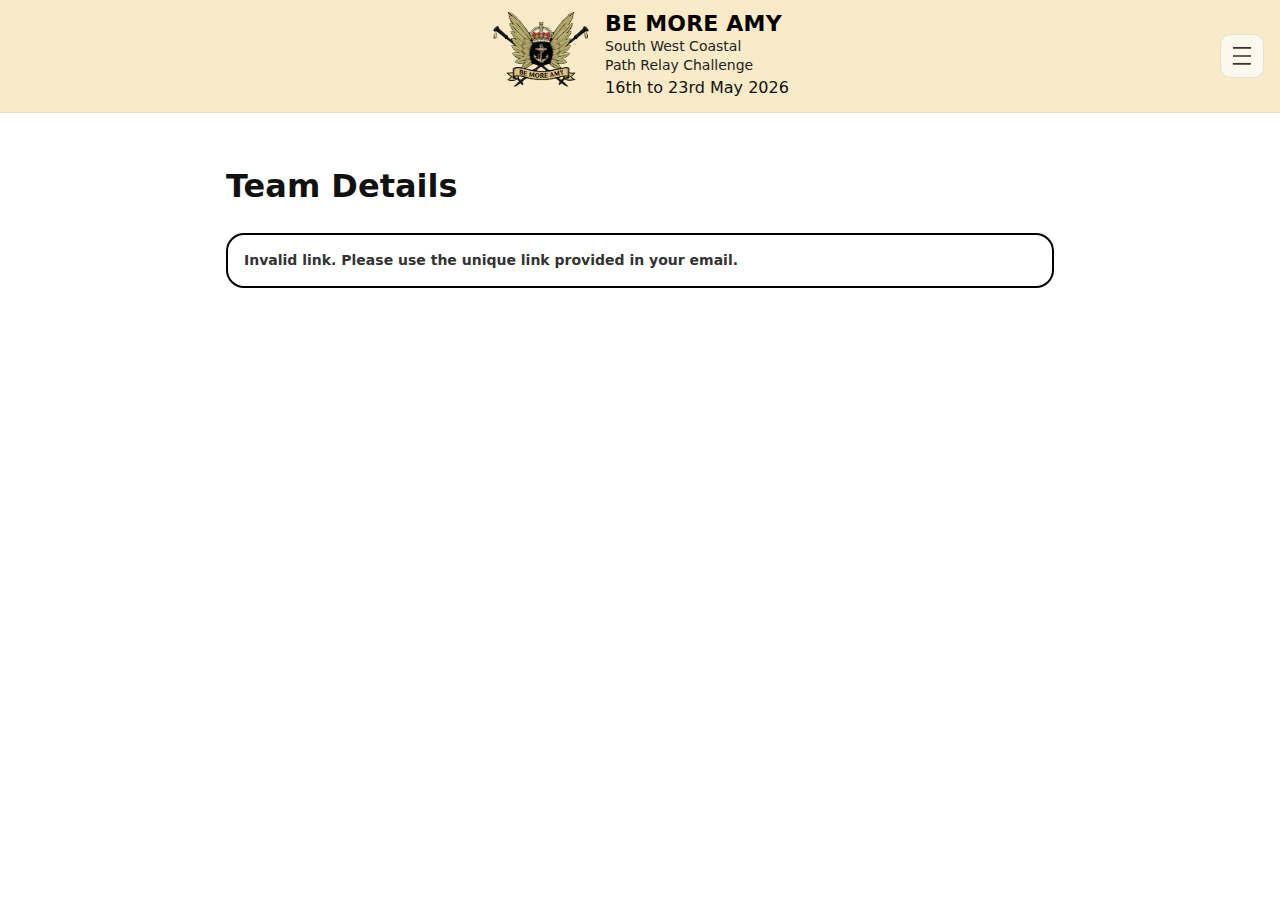
<file: team-details.html>
<!doctype html>
<html lang="en-GB">
<head>
<meta charset="utf-8">
<meta name="viewport" content="width=device-width,initial-scale=1">
<title>BE MORE AMY — Team Details</title>
<link rel="stylesheet" href="style.css?v=12">

<style>
*, *::before, *::after { box-sizing: border-box; }

.signup-wrap { margin-top: 10px; border:2px solid #000; border-radius:18px; background:#fff; padding:16px; overflow:hidden; }
.form-grid { display:grid; gap:14px; min-width:0; }
.field label { display:block; font-weight:700; margin-bottom:6px; }
.field { min-width:0; }
.field input, .field select, .field textarea {
  width:100%;
  max-width:100%;
  display:block;
  min-width:0;
  padding:12px;
  border:2px solid #000;
  border-radius:14px;
  font-size:16px;
}

.section-title { font-weight:800; margin:10px 0 6px; }
.muted { color:#333; font-size:14px; line-height:1.35; }

.btn {
  width:100%;
  max-width:100%;
  padding:14px;
  border-radius:16px;
  border:2px solid #000;
  background:#FAEBC8;
  color:#111;
  font-weight:800;
  font-size:16px;
  cursor:pointer;
}

.modal-backdrop {
  position:fixed;
  inset:0;
  background:rgba(0,0,0,.6);
  display:none;
  align-items:center;
  justify-content:center;
  padding:20px;
  z-index:9999;
}
.modal {
  background:#fff;
  border:2px solid #000;
  border-radius:18px;
  padding:16px;
  max-width:600px;
  width:100%;
  max-height: calc(100vh - 80px);
  overflow:auto;
  -webkit-overflow-scrolling: touch;
}
.modal button {
  margin-top:10px;
  padding:10px 14px;
  border-radius:14px;
  border:2px solid #000;
  background:#FAEBC8;
  color:#111;
  font-weight:800;
  width:100%;
  max-width:100%;
}

.linkish { text-decoration:underline; font-weight:800; cursor:pointer; }

.readonly-box{
  border:2px solid rgba(0,0,0,0.12);
  border-radius:16px;
  padding:12px;
  background:#fff;
}
.pill{
  display:inline-block;
  padding:6px 10px;
  border:2px solid #000;
  border-radius:999px;
  font-weight:800;
  margin:4px 6px 0 0;
  background:#FAEBC8;
  color:#111;
  font-size:14px;
}

.member-card{
  border:2px solid rgba(0,0,0,0.12);
  border-radius:16px;
  padding:12px;
  background:#fff;
}
.member-head{
  font-weight:900;
  margin:0 0 10px;
}
</style>
</head>

<body>

<header class="site-header">
  <div class="header-inner">
    <div class="menu-wrap">
      <button class="menu-button" id="menuBtn">
        <img src="menu.svg" width="22" height="22" alt="Menu">
      </button>
      <nav class="menu-dropdown" id="site-menu">
        <a href="index.html">The Challenge</a>
        <a href="amy.html">About Amy</a>
        <a href="route.html">The Route</a>
        <a href="signup.html">Sign Up</a>
        <a href="signup-status.html">Signup Status</a>
        <a href="charities.html">Fundraising</a>
        <a href="gallery.html">Gallery</a>
        <a href="contact.html">Contact</a>
      </nav>
    </div>

    <div class="brand">
      <a href="index.html">
        <img class="brand-logo" src="BMAlogo.svg" width="100" alt="Be More Amy">
      </a>
      <div class="brand-text">
        <div class="brand-line brand-title">BE MORE AMY</div>
        <div class="brand-line brand-subtitle">South West Coastal</div>
        <div class="brand-line brand-subtitle">Path Relay Challenge</div>
        <div class="brand-line brand-date">16th to 23rd May 2026</div>
      </div>
    </div>
  </div>
</header>

<main class="page">
<h1>Team Details</h1>

<div class="signup-wrap">
  <div id="loadError" class="muted" style="display:none; font-weight:800;"></div>

  <form id="teamForm" class="form-grid" novalidate style="display:none;">

    <div class="field">
      <label for="teamName">Team name (optional)</label>
      <input id="teamName" placeholder="Leave blank to use the team leader's name">
    </div>

    <div class="readonly-box">
      <div class="section-title">Confirmed legs</div>
      <div id="legsPills"></div>
      <p class="muted" style="margin:10px 0 0;">
        These legs are confirmed and cannot be changed here. If you need to change legs, email
        <a class="linkish" href="mailto:hello@bemoreamy.com">hello@bemoreamy.com</a>.
      </p>
    </div>

    <div class="field">
      <label for="groupSizeSelect">Number of people in your group</label>
      <select id="groupSizeSelect"></select>
      <p class="muted" style="margin:8px 0 0;">
        Minimum group size is 2. Changing this will add or remove team member sections below.
      </p>
    </div>

    <div class="member-card" id="leaderCard">
      <p class="member-head">Team Leader — Team Member 1</p>

      <div class="field">
        <label for="leaderFirstName">First name</label>
        <input id="leaderFirstName" required>
      </div>

      <div class="field">
        <label for="leaderLastName">Last name</label>
        <input id="leaderLastName" required>
      </div>

      <div class="field">
        <label for="leaderEmail">E-mail address</label>
        <input id="leaderEmail" type="email" required>
      </div>

      <div class="field">
        <label for="leaderPhone">Phone number</label>
        <input id="leaderPhone" required>
      </div>

      <div class="field">
        <label for="leaderECName">Emergency contact name</label>
        <input id="leaderECName" required>
      </div>

      <div class="field">
        <label for="leaderECPhone">Emergency contact number</label>
        <input id="leaderECPhone" required>
      </div>
    </div>

    <div id="membersContainer"></div>

    <div>
      <input type="checkbox" id="safetyAccepted">
      <label for="safetyAccepted">
        I confirm I have read and agree to the
        <span class="linkish" id="openSafety">safety and logistics information</span>.
      </label>
    </div>

    <button type="submit" class="btn">Submit Team Details</button>

  </form>
</div>

</main>

<!-- Safety & logistics modal -->
<div class="modal-backdrop" id="safetyModal">
  <div class="modal">
    <h2>Safety and Logistics Information</h2>

    <p style="font-weight:800;">
      By submitting this form, you confirm I have spoken to each team member and that they are happy with the safety and logistics information below.
    </p>

    <p>
      This is a self-led relay challenge. By taking part, you confirm that you and your team members are responsible for your own safety, planning, navigation, equipment, fitness to take part, and wellbeing throughout your leg(s).
      You should take appropriate precautions for coastal path conditions, weather, tides, and terrain, and you are responsible for following relevant laws and guidance, including road safety where applicable.
    </p>

    <p>
      A kit list will be sent out in advance of the event.
    </p>

    <p>
      Teams should plan their own transport to and from the start and finish of their legs. Whilst there may be transport available to help, this cannot be guaranteed for every single leg transition at this time.
    </p>

    <p>
      The organisers and associated volunteers do not provide supervision, medical cover, or safety support on the route. Participation is voluntary and undertaken at your own risk.
    </p>

    <button type="button" id="closeSafety">Close</button>
  </div>
</div>

<!-- Success modal -->
<div class="modal-backdrop" id="successModal">
  <div class="modal">
    <h2>Thank You</h2>
    <p>Your team details have been submitted.</p>
    <p>Click continue to view the confirmed signups.</p>
    <button type="button" id="closeSuccess">Continue</button>
  </div>
</div>

<script>
/* Menu */
const menuBtn = document.getElementById('menuBtn');
const menu = document.getElementById('site-menu');
menuBtn.addEventListener('click', () => menu.classList.toggle('open'));
document.addEventListener('click', (e) => {
  if (!menu.contains(e.target) && !menuBtn.contains(e.target)) menu.classList.remove('open');
});

/* Modals */
const safetyModal = document.getElementById('safetyModal');
document.getElementById('openSafety').addEventListener('click', () => { safetyModal.style.display = 'flex'; });
document.getElementById('closeSafety').addEventListener('click', () => { safetyModal.style.display = 'none'; });

const successModal = document.getElementById('successModal');
document.getElementById('closeSuccess').addEventListener('click', () => {
  successModal.style.display = 'none';
  window.location.href = 'signup-status.html';
});

/* Helpers */
function getToken() {
  const params = new URLSearchParams(window.location.search);
  return params.get('token') || '';
}

function setError(msg) {
  const el = document.getElementById('loadError');
  el.textContent = msg;
  el.style.display = 'block';
}

function buildGroupSizeOptions(selectEl, current) {
  selectEl.innerHTML = '';
  for (let i = 2; i <= 50; i++) {
    const opt = document.createElement('option');
    opt.value = String(i);
    opt.textContent = String(i);
    if (i === current) opt.selected = true;
    selectEl.appendChild(opt);
  }
}

function memberBlock(index, existing) {
  const wrap = document.createElement('div');
  wrap.className = 'member-card';
  wrap.dataset.memberIndex = String(index);

  const title = document.createElement('p');
  title.className = 'member-head';
  title.textContent = `Team Member ${index}`;
  wrap.appendChild(title);

  function field(id, label, type='text', value='') {
    const d = document.createElement('div');
    d.className = 'field';
    const l = document.createElement('label');
    l.setAttribute('for', id);
    l.textContent = label;
    const inp = document.createElement('input');
    inp.id = id;
    inp.type = type;
    inp.required = true;
    inp.value = value || '';
    d.appendChild(l);
    d.appendChild(inp);
    return d;
  }

  const base = existing || {};

  wrap.appendChild(field(`m${index}_first`, 'First name', 'text', base.first_name));
  wrap.appendChild(field(`m${index}_last`, 'Last name', 'text', base.last_name));
  wrap.appendChild(field(`m${index}_email`, 'E-mail address', 'email', base.email));
  wrap.appendChild(field(`m${index}_phone`, 'Phone number', 'text', base.phone));
  wrap.appendChild(field(`m${index}_ecname`, 'Emergency contact name', 'text', base.emergency_contact_name));
  wrap.appendChild(field(`m${index}_ecphone`, 'Emergency contact number', 'text', base.emergency_contact_phone));

  return wrap;
}

function syncMemberBlocks(targetSize, existingMembersByIndex) {
  const container = document.getElementById('membersContainer');
  const currentBlocks = Array.from(container.querySelectorAll('.member-card'));
  const currentIdx = new Set(currentBlocks.map(b => parseInt(b.dataset.memberIndex, 10)));

  // Remove blocks > targetSize
  currentBlocks.forEach(b => {
    const idx = parseInt(b.dataset.memberIndex, 10);
    if (idx > targetSize) b.remove();
  });

  // Add blocks 2..targetSize (leader handled separately)
  for (let i = 2; i <= targetSize; i++) {
    if (!currentIdx.has(i)) {
      const existing = existingMembersByIndex[String(i)] || null;
      container.appendChild(memberBlock(i, existing));
    }
  }

  // Ensure correct order
  const all = Array.from(container.querySelectorAll('.member-card'));
  all.sort((a,b)=>parseInt(a.dataset.memberIndex,10)-parseInt(b.dataset.memberIndex,10));
  container.innerHTML = '';
  all.forEach(el => container.appendChild(el));
}

function validateRequiredFields(formEl) {
  const required = Array.from(formEl.querySelectorAll('[required]'));
  for (const el of required) {
    if (!String(el.value || '').trim()) {
      el.focus();
      return false;
    }
  }
  return true;
}

(async function init() {
  const token = getToken();
  if (!token) {
    setError('Invalid link. Please use the unique link provided in your email.');
    return;
  }

  try {
    const res = await fetch(`get_team_details.php?token=${encodeURIComponent(token)}`);
    const data = await res.json();

    if (!data || !data.success) {
      setError((data && data.error) ? data.error : 'Unable to load team details.');
      return;
    }

    const form = document.getElementById('teamForm');
    form.style.display = 'grid';

    // Legs pills
    const legsPills = document.getElementById('legsPills');
    legsPills.innerHTML = '';
    (data.confirmed_legs || []).forEach(n => {
      const span = document.createElement('span');
      span.className = 'pill';
      span.textContent = `Leg ${n}`;
      legsPills.appendChild(span);
    });

    // Pre-fill leader fields
    document.getElementById('leaderFirstName').value = data.team_leader_first_name || '';
    document.getElementById('leaderLastName').value = data.team_leader_surname || '';
    document.getElementById('leaderEmail').value = data.email || '';
    document.getElementById('leaderPhone').value = data.phone || '';

    // Existing members map
    const existingMembersByIndex = {};
    (data.members || []).forEach(m => { existingMembersByIndex[String(m.member_index)] = m; });

    // Pre-fill leader emergency contact if already present
    if (existingMembersByIndex['1']) {
      document.getElementById('leaderECName').value = existingMembersByIndex['1'].emergency_contact_name || '';
      document.getElementById('leaderECPhone').value = existingMembersByIndex['1'].emergency_contact_phone || '';
    }

    // Team name
    document.getElementById('teamName').value = data.team_name || '';

    // Group size
    const groupSizeSelect = document.getElementById('groupSizeSelect');
    const currentSize = Math.max(2, parseInt(data.group_size || 2, 10) || 2);
    buildGroupSizeOptions(groupSizeSelect, currentSize);

    // Build members
    syncMemberBlocks(currentSize, existingMembersByIndex);

    groupSizeSelect.addEventListener('change', () => {
      const size = Math.max(2, parseInt(groupSizeSelect.value, 10) || 2);
      syncMemberBlocks(size, existingMembersByIndex);
    });

    // Submit
    form.addEventListener('submit', async (e) => {
      e.preventDefault();

      const safetyAccepted = document.getElementById('safetyAccepted');
      if (!safetyAccepted.checked) {
        safetyModal.style.display = 'flex';
        return;
      }

      if (!validateRequiredFields(form)) {
        alert('Please complete all required fields before submitting.');
        return;
      }

      const size = Math.max(2, parseInt(groupSizeSelect.value, 10) || 2);

      const members = [];
      // Member 1 (leader)
      members.push({
        member_index: 1,
        first_name: document.getElementById('leaderFirstName').value.trim(),
        last_name: document.getElementById('leaderLastName').value.trim(),
        email: document.getElementById('leaderEmail').value.trim(),
        phone: document.getElementById('leaderPhone').value.trim(),
        emergency_contact_name: document.getElementById('leaderECName').value.trim(),
        emergency_contact_phone: document.getElementById('leaderECPhone').value.trim()
      });

      for (let i = 2; i <= size; i++) {
        members.push({
          member_index: i,
          first_name: document.getElementById(`m${i}_first`).value.trim(),
          last_name: document.getElementById(`m${i}_last`).value.trim(),
          email: document.getElementById(`m${i}_email`).value.trim(),
          phone: document.getElementById(`m${i}_phone`).value.trim(),
          emergency_contact_name: document.getElementById(`m${i}_ecname`).value.trim(),
          emergency_contact_phone: document.getElementById(`m${i}_ecphone`).value.trim()
        });
      }

      const payload = {
        token,
        team_name: (document.getElementById('teamName').value || '').trim(),
        group_size: size,
        members
      };

      try {
        const r = await fetch('submit_team_details.php', {
          method: 'POST',
          headers: { 'Content-Type': 'application/json' },
          body: JSON.stringify(payload)
        });

        const text = await r.text();
        let out = null;

        try {
          out = JSON.parse(text);
        } catch (err) {
          alert('Server returned an unexpected response. Please send this to the organiser:\n\n' + text.slice(0, 300));
          return;
        }

        if (out && out.success) {
          successModal.style.display = 'flex';
          return;
        }

        alert((out && out.error) ? out.error : 'Error submitting team details.');
      } catch (err) {
        alert('Error submitting team details.');
      }
    });

  } catch (err) {
    setError('Unable to load team details.');
  }
})();
</script>

  
</body>
</html>
</file>
<file: style.css>
/* Base */
* { box-sizing: border-box; }
html, body { height: 100%; }
body {
  margin: 0;
  background: #ffffff;
  color: #111;
  font-family: system-ui, -apple-system, Segoe UI, Roboto, Helvetica, Arial, sans-serif;
  line-height: 1.55;
}

/* Accessibility helper */
.sr-only {
  position: absolute;
  width: 1px;
  height: 1px;
  padding: 0;
  margin: -1px;
  overflow: hidden;
  clip: rect(0,0,0,0);
  white-space: nowrap;
  border: 0;
}

/* Sticky header */
.site-header {
  position: sticky;
  top: 0;
  z-index: 1000;
  background: #FAEBC8; /* HSB(42,20,98) -> approx hex */
  border-bottom: 1px solid rgba(0,0,0,0.06);
}

.header-inner {
  position: relative;
  height: 112px;
  display: flex;
  align-items: center;
  justify-content: center; /* centres the logo+text group overall */
  padding: 10px 16px;
}

/* Brand group (logo + text) */
.brand {
  display: flex;
  align-items: center;
  gap: 14px;
  text-decoration: none;
  color: inherit;
}

.brand-logo {
  width: 100px;
  height: 100px;
  object-fit: contain;
  flex: 0 0 100px;
}

.brand-text {
  text-align: left; /* left-justified text next to logo */
  display: flex;
  flex-direction: column;
  gap: 2px;
}

.brand-title {
  font-weight: 800;
  font-size: 22px;
  letter-spacing: 0.2px;
  line-height: 1.15;
  color: #000;
}

.brand-subtitle {
  font-size: 14px;
  line-height: 1.2;
  color: #222;
}

/* Menu on far right */
.menu-wrap {
  position: absolute;
  right: 16px;
  top: 50%;
  transform: translateY(-50%);
}

.menu-button {
  appearance: none;
  border: none;
  background: rgba(255,255,255,0.65);
  border: 1px solid rgba(0,0,0,0.10);
  border-radius: 10px;
  padding: 10px;
  display: inline-flex;
  align-items: center;
  justify-content: center;
  cursor: pointer;
}

.menu-button:focus {
  outline: 2px solid rgba(0,0,0,0.25);
  outline-offset: 2px;
}

/* Dropdown */
.menu-dropdown {
  position: absolute;
  right: 0;
  top: calc(100% + 10px);
  min-width: 200px;
  background: #ffffff;
  border: 1px solid rgba(0,0,0,0.10);
  border-radius: 14px;
  box-shadow: 0 12px 30px rgba(0,0,0,0.12);
  padding: 8px;
  display: none;
}

.menu-dropdown.open { display: block; }

.menu-dropdown a {
  display: block;
  padding: 10px 12px;
  border-radius: 10px;
  text-decoration: none;
  color: #111;
  font-size: 15px;
}

.menu-dropdown a:hover,
.menu-dropdown a:focus {
  background: rgba(250, 235, 200, 0.55);
  outline: none;
}

/* Page layout */
.page {
  max-width: 860px;
  margin: 0 auto;
  padding: 28px 16px 48px;
}

.intro p {
  font-size: 17px;
  margin: 0 0 14px 0;
}

/* Quick link cards */
.quick-links {
  margin-top: 24px;
  display: grid;
  grid-template-columns: repeat(2, minmax(0, 1fr));
  gap: 14px;
}

.card-link {
  display: block;
  text-decoration: none;
  color: inherit;
  border: 1px solid rgba(0,0,0,0.10);
  border-radius: 16px;
  padding: 16px;
  background: #fff;
  box-shadow: 0 6px 18px rgba(0,0,0,0.05);
  transition: transform 120ms ease, box-shadow 120ms ease;
}

.card-link:hover {
  transform: translateY(-1px);
  box-shadow: 0 10px 24px rgba(0,0,0,0.08);
}

.card-title {
  font-weight: 800;
  font-size: 18px;
  margin-bottom: 6px;
}

.card-body {
  font-size: 15px;
  color: #333;
}

/* Mobile adjustments */
@media (max-width: 640px) {
  .header-inner { height: 118px; }
  .brand-title { font-size: 20px; }
  .brand-subtitle { font-size: 13px; }
  .quick-links { grid-template-columns: 1fr; }
}
</file>
<file: wildcat/style.css>
:root {
  --app-height: 100vh;
  --bg1: #0b1c2e;
  --bg2: #14324f;
  --panel: rgba(7, 16, 28, 0.86);
  --panel-border: rgba(255, 255, 255, 0.12);
  --text: #f4f7fb;
  --muted: #b9c8d6;
  --accent: #57b8ff;
  --accent-dark: #082947;
  --ok: #95e26f;
  --shadow: 0 14px 40px rgba(0, 0, 0, 0.35);
  --radius: 14px;
}

* {
  box-sizing: border-box;
  -webkit-tap-highlight-color: transparent;
}

html,
body {
  margin: 0;
  width: 100%;
  height: 100%;
  min-height: 100%;
  overflow: hidden;
  font-family: Arial, Helvetica, sans-serif;
  background: linear-gradient(to bottom, var(--bg1), var(--bg2));
  color: var(--text);
}

body {
  touch-action: manipulation;
}

#app {
  position: relative;
  width: 100%;
  height: var(--app-height);
  min-height: var(--app-height);
  overflow: hidden;
}

.hidden {
  display: none !important;
}

.screen,
.overlay {
  position: absolute;
  inset: 0;
  display: grid;
  place-items: center;
  padding: 10px;
  z-index: 20;
}

.overlay {
  background: rgba(0, 0, 0, 0.72);
  z-index: 50;
}

.menu-card,
.overlay-card {
  width: min(520px, 100%);
  background: var(--panel);
  border: 1px solid var(--panel-border);
  border-radius: var(--radius);
  box-shadow: var(--shadow);
  text-align: center;
  backdrop-filter: blur(8px);
}

.tiny-card {
  padding: 12px;
  max-height: calc(100vh - 20px);
  overflow: auto;
}

.rotate-icon {
  font-size: 2rem;
  margin-bottom: 4px;
}

h1 {
  margin: 0 0 6px;
  font-size: clamp(1.1rem, 2.2vw, 1.8rem);
}

p {
  margin: 0;
}

.subtitle {
  color: var(--muted);
  margin-bottom: 8px;
  font-size: 0.9rem;
}

.controls-row {
  display: grid;
  gap: 2px;
  margin-bottom: 10px;
  color: var(--muted);
  font-size: 0.8rem;
}

.btn {
  border: 0;
  border-radius: 10px;
  padding: 9px 14px;
  font-size: 0.9rem;
  font-weight: 700;
  cursor: pointer;
}

.btn-primary {
  background: var(--accent);
  color: var(--accent-dark);
}

.btn-secondary {
  background: rgba(255, 255, 255, 0.1);
  color: var(--text);
}

.mini-scores {
  margin-top: 10px;
  display: grid;
  grid-template-columns: 110px 1fr;
  gap: 8px;
  text-align: left;
}

.mini-box,
.result-card {
  background: rgba(255, 255, 255, 0.045);
  border: 1px solid rgba(255, 255, 255, 0.08);
  border-radius: 10px;
  padding: 8px;
}

.mini-label,
.result-label {
  color: var(--muted);
  font-size: 0.72rem;
  margin-bottom: 4px;
}

.mini-value,
.result-value {
  font-size: 1.1rem;
  font-weight: 700;
}

.leaderboard {
  margin: 0;
  padding-left: 16px;
  color: var(--muted);
  line-height: 1.25;
  font-size: 0.75rem;
}

#gameUi {
  position: absolute;
  inset: 0;
  overflow: hidden;
}

#hud {
  position: absolute;
  top: max(8px, env(safe-area-inset-top, 0px));
  left: max(8px, env(safe-area-inset-left, 0px));
  z-index: 5;
  pointer-events: none;
}

.hud-stack {
  display: flex;
  align-items: flex-start;
  gap: 6px;
}

.hud-stack > .fuel-panel {
  order: 1;
}

.hud-stack > .hud-pill:nth-of-type(1) {
  order: 2;
}

.hud-stack > .hud-pill:nth-of-type(2) {
  order: 3;
}

.hud-pill,
.fuel-panel {
  background: rgba(7, 16, 28, 0.54);
  border: 1px solid rgba(255, 255, 255, 0.08);
  border-radius: 10px;
  padding: 6px 8px;
  pointer-events: auto;
}

.hud-pill {
  display: flex;
  flex-direction: column;
  min-width: 58px;
  padding: 5px 7px;
}

.hud-label {
  color: var(--muted);
  font-size: 0.62rem;
  text-transform: uppercase;
  letter-spacing: 0.08em;
  margin-bottom: 2px;
}

.hud-value {
  font-size: 0.82rem;
  font-weight: 700;
  line-height: 1;
}

.fuel-panel {
  display: flex;
  flex-direction: column;
  align-items: center;
  min-width: 28px;
  padding: 4px 4px 6px;
}

.fuel-vertical {
  position: relative;
  width: 10px;
  height: 96px;
  border-radius: 999px;
  overflow: hidden;
  background: rgba(255, 255, 255, 0.12);
}

.fuel-fill-vertical {
  position: absolute;
  left: 0;
  right: 0;
  bottom: 0;
  height: 100%;
  transform-origin: bottom center;
  background: linear-gradient(to top, #ff6b6b 0%, #ffd166 40%, #95e26f 100%);
}

#gameShell {
  position: absolute;
  inset: 0;
}

#gameCanvas {
  display: block;
  width: 100%;
  height: 100%;
}

.results-grid {
  display: grid;
  grid-template-columns: 1fr 1fr;
  gap: 8px;
  text-align: left;
  margin: 10px 0;
}

.notice {
  display: inline-block;
  margin-bottom: 10px;
  padding: 6px 10px;
  border-radius: 999px;
  background: rgba(149, 226, 111, 0.18);
  border: 1px solid rgba(149, 226, 111, 0.35);
  color: var(--ok);
  font-weight: 700;
  font-size: 0.78rem;
}

.button-row {
  display: flex;
  gap: 8px;
  justify-content: center;
  flex-wrap: wrap;
}

@media (max-width: 900px) {
  .results-grid {
    grid-template-columns: 1fr 1fr;
  }
}

@media (max-height: 500px) and (orientation: landscape) {
  .tiny-card {
    padding: 8px;
  }

  h1 {
    font-size: 1rem;
    margin-bottom: 4px;
  }

  .subtitle,
  .controls-row {
    font-size: 0.74rem;
  }

  .mini-scores {
    grid-template-columns: 90px 1fr;
    gap: 6px;
    margin-top: 8px;
  }

  .mini-box,
  .result-card {
    padding: 6px;
  }

  .mini-value,
  .result-value {
    font-size: 0.95rem;
  }

  .btn {
    padding: 7px 12px;
    font-size: 0.82rem;
  }

  .leaderboard {
    font-size: 0.68rem;
  }

  #hud {
    top: max(6px, env(safe-area-inset-top, 0px));
    left: max(6px, env(safe-area-inset-left, 0px));
  }

  .hud-stack {
    gap: 4px;
  }

  .hud-pill {
    min-width: 54px;
    padding: 4px 6px;
  }

  .hud-label {
    font-size: 0.56rem;
  }

  .hud-value {
    font-size: 0.76rem;
  }

  .fuel-panel {
    min-width: 24px;
    padding: 4px 3px 5px;
  }

  .fuel-vertical {
    width: 8px;
    height: 86px;
  }
}

@supports (height: 100dvh) {
  #app {
    height: 100dvh;
    min-height: 100dvh;
  }
}
</file>
